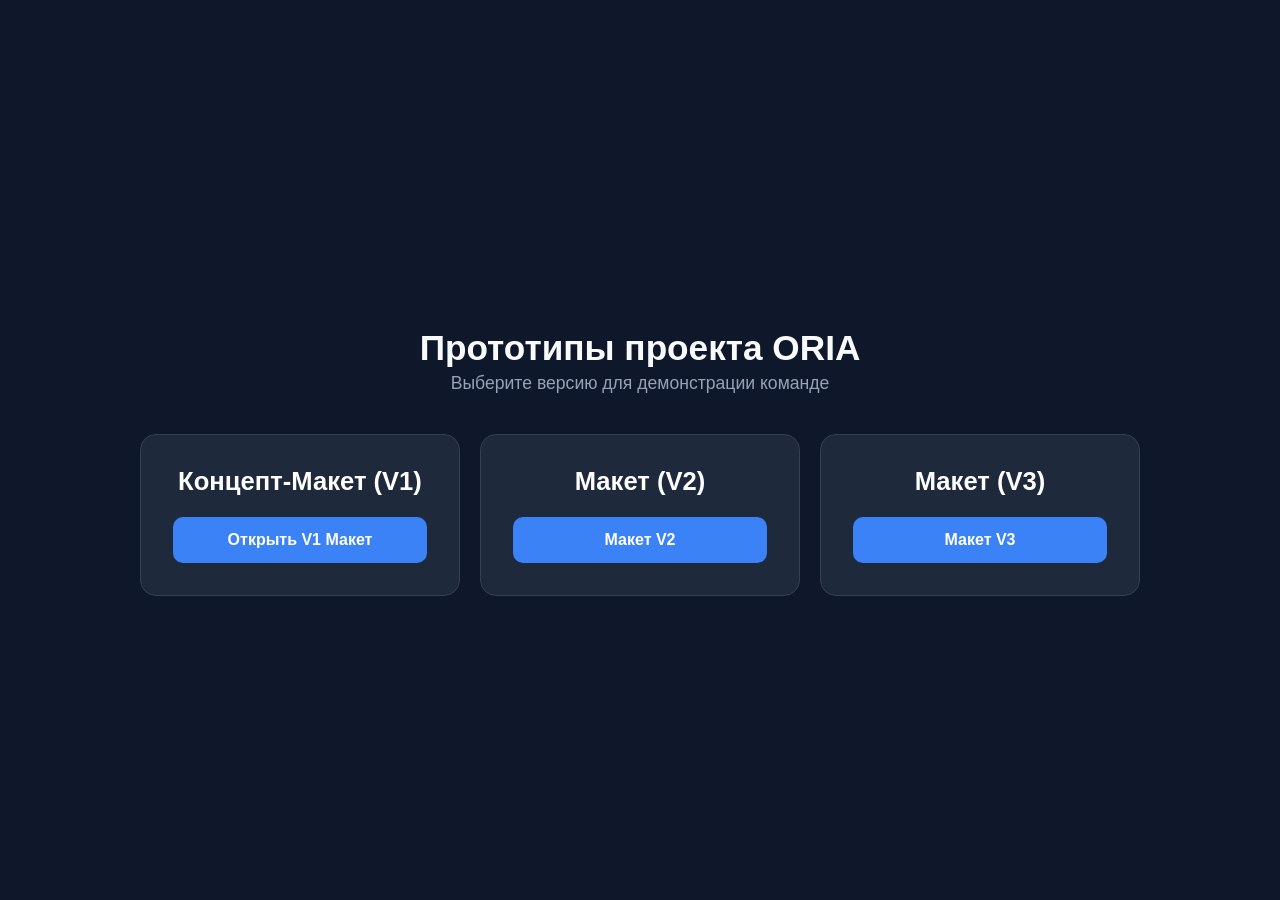
<file: index.html>
<!DOCTYPE html>
<html lang="ru">

<head>
    <meta charset="UTF-8">
    <meta name="viewport" content="width=device-width, initial-scale=1.0">
    <title>ORIA — Прототипы проекта</title>
    <style>
        :root {
            --bg: #0f172a;
            --card: #1e293b;
            --text: #f8fafc;
            --muted: #94a3b8;
            --accent: #3b82f6;
            --accent-hover: #60a5fa;
        }

        body {
            font-family: -apple-system, BlinkMacSystemFont, "Segoe UI", Roboto, sans-serif;
            background-color: var(--bg);
            color: var(--text);
            display: flex;
            flex-direction: column;
            align-items: center;
            justify-content: center;
            min-height: 100vh;
            margin: 0;
            padding: 20px;
            box-sizing: border-box;
        }

        h1 {
            font-size: 2.2rem;
            margin-bottom: 5px;
            text-align: center;
            font-weight: 700;
        }

        .subtitle {
            color: var(--muted);
            margin-bottom: 40px;
            text-align: center;
            font-size: 1.1rem;
        }

        .container {
            display: flex;
            gap: 20px;
            max-width: 1000px;
            /* Увеличено, чтобы три карточки свободно помещались в ряд */
            width: 100%;
            flex-wrap: wrap;
            justify-content: center;
        }

        .card {
            background-color: var(--card);
            border: 1px solid #334155;
            border-radius: 16px;
            padding: 32px;
            flex: 1;
            min-width: 250px;
            /* Уменьшено, чтобы избежать принудительного переноса V3 */
            display: flex;
            flex-direction: column;
            justify-content: space-between;
            transition: transform 0.2s, border-color 0.2s;
            box-sizing: border-box;
        }

        .card:hover {
            transform: translateY(-4px);
            border-color: var(--accent);
        }

        .card h2 {
            margin-top: 0;
            font-size: 1.6rem;
            color: #fff;
            text-align: center;
            /* Центрирование заголовков для баланса */
        }

        .card p {
            color: var(--muted);
            font-size: 0.95rem;
            line-height: 1.6;
            margin-bottom: 30px;
            flex-grow: 1;
        }

        .btn {
            display: block;
            text-align: center;
            background-color: var(--accent);
            color: #fff;
            text-decoration: none;
            padding: 14px;
            border-radius: 10px;
            font-weight: 600;
            transition: background-color 0.2s;
        }

        .btn:hover {
            background-color: var(--accent-hover);
        }
    </style>
</head>

<body>

    <h1>Прототипы проекта ORIA</h1>
    <div class="subtitle">Выберите версию для демонстрации команде</div>

    <div class="container">
        <div class="card">
            <div>
                <h2>Концепт-Макет (V1)</h2>
            </div>
            <a href="./oria-site-mockup/index.html" class="btn">Открыть V1 Макет</a>
        </div>

        <div class="card">
            <div>
                <h2>Макет (V2)</h2>
            </div>
            <!-- Внимание: если папка называется с пробелом, лучше переименовать её в untitled-folder и в коде, и в проводнике -->
            <a href="./untitled folder/index.html" class="btn">Макет V2</a>
        </div>

        <div class="card">
            <div>
                <h2>Макет (V3)</h2>
            </div>
            <a href="./123/index.html" class="btn">Макет V3</a>
        </div>
    </div>

</body>

</html>
</file>
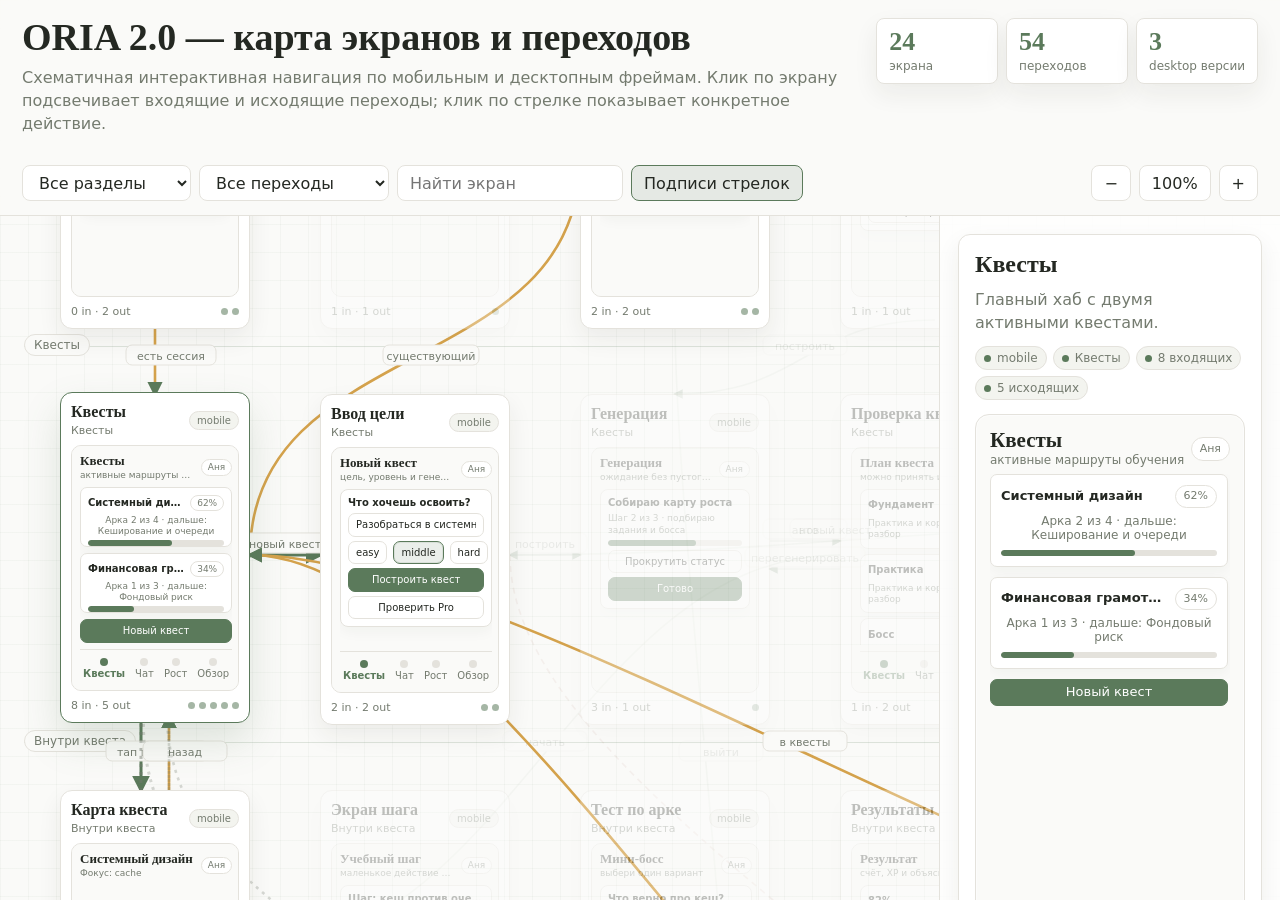
<file: 123/index.html>
<!doctype html>
<html lang="ru">
<head>
  <meta charset="utf-8" />
  <meta name="viewport" content="width=device-width, initial-scale=1" />
  <title>ORIA 2.0 — интерактивная карта экранов</title>
  <style>
    :root {
      --bg: #FAFAF8;
      --surface: #FFFFFF;
      --surface-soft: #F3F4EF;
      --border: #E4E2DC;
      --ink: #242822;
      --ink-muted: #747B6F;
      --growth: #5B7A5B;
      --growth-soft: rgba(91, 122, 91, 0.13);
      --bloom: #D4A24C;
      --bloom-soft: rgba(212, 162, 76, 0.17);
      --danger: #9C5A4A;
      --shadow: 0 20px 50px rgba(36, 40, 34, 0.08);
      --shadow-soft: 0 10px 24px rgba(36, 40, 34, 0.07);
      --radius: 8px;
      --sidebar: 340px;
    }

    * {
      box-sizing: border-box;
    }

    body {
      margin: 0;
      min-height: 100vh;
      color: var(--ink);
      background:
        linear-gradient(rgba(91, 122, 91, 0.045) 1px, transparent 1px),
        linear-gradient(90deg, rgba(91, 122, 91, 0.045) 1px, transparent 1px),
        var(--bg);
      background-size: 28px 28px;
      font-family: Outfit, Inter, ui-sans-serif, system-ui, -apple-system, BlinkMacSystemFont, "Segoe UI", sans-serif;
    }

    button,
    input,
    select {
      font: inherit;
    }

    button {
      border: 1px solid var(--border);
      border-radius: var(--radius);
      background: var(--surface);
      color: var(--ink);
      cursor: pointer;
      min-height: 36px;
      padding: 0 12px;
    }

    button:hover,
    button[aria-pressed="true"] {
      border-color: var(--growth);
      background: var(--growth-soft);
    }

    button.primary {
      border-color: var(--growth);
      background: var(--growth);
      color: var(--surface);
    }

    input,
    select {
      border: 1px solid var(--border);
      border-radius: var(--radius);
      background: var(--surface);
      color: var(--ink);
      min-height: 36px;
      padding: 0 12px;
      outline-color: var(--growth);
    }

    .app {
      height: 100vh;
      display: grid;
      grid-template-rows: auto 1fr;
    }

    .topbar {
      display: grid;
      grid-template-columns: 1fr auto;
      gap: 18px;
      align-items: start;
      padding: 18px 22px 14px;
      border-bottom: 1px solid var(--border);
      background: rgba(250, 250, 248, 0.92);
      backdrop-filter: blur(16px);
      position: relative;
      z-index: 20;
    }

    .title-block h1 {
      margin: 0;
      font-family: Fraunces, Georgia, serif;
      font-size: clamp(26px, 3vw, 38px);
      line-height: 1.05;
      letter-spacing: 0;
    }

    .title-block p {
      margin: 8px 0 0;
      color: var(--ink-muted);
      max-width: 820px;
      line-height: 1.45;
    }

    .stats {
      display: grid;
      grid-template-columns: repeat(3, minmax(86px, 1fr));
      gap: 8px;
      min-width: 300px;
    }

    .stat {
      border: 1px solid var(--border);
      background: var(--surface);
      border-radius: var(--radius);
      padding: 10px 12px;
      box-shadow: var(--shadow-soft);
    }

    .stat b {
      display: block;
      font-family: Fraunces, Georgia, serif;
      font-size: 26px;
      line-height: 1;
      color: var(--growth);
    }

    .stat span {
      display: block;
      margin-top: 4px;
      color: var(--ink-muted);
      font-size: 12px;
      white-space: nowrap;
    }

    .controls {
      display: flex;
      flex-wrap: wrap;
      align-items: center;
      gap: 8px;
      grid-column: 1 / -1;
      margin-top: 12px;
    }

    .control-spacer {
      flex: 1 1 auto;
    }

    .main {
      min-height: 0;
      display: grid;
      grid-template-columns: minmax(0, 1fr) var(--sidebar);
    }

    .board-shell {
      min-width: 0;
      min-height: 0;
      overflow: auto;
      position: relative;
      border-right: 1px solid var(--border);
    }

    .board {
      width: 2300px;
      height: 2240px;
      position: relative;
      transform-origin: 0 0;
      transition: transform 180ms ease;
    }

    .lane {
      position: absolute;
      left: 24px;
      right: 24px;
      height: 360px;
      border-top: 1px solid rgba(91, 122, 91, 0.18);
      pointer-events: none;
    }

    .lane-label {
      position: absolute;
      top: -13px;
      left: 0;
      padding: 3px 9px;
      border: 1px solid var(--border);
      border-radius: 999px;
      background: var(--bg);
      color: var(--ink-muted);
      font-size: 12px;
      font-weight: 500;
    }

    #edges {
      position: absolute;
      inset: 0;
      overflow: visible;
      z-index: 1;
      pointer-events: auto;
    }

    .edge {
      pointer-events: auto;
    }

    .edge-hit {
      fill: none;
      stroke: rgba(91, 122, 91, 0.001);
      stroke-width: 16;
      cursor: pointer;
      pointer-events: stroke;
    }

    .edge-line {
      fill: none;
      stroke: rgba(91, 122, 91, 0.32);
      stroke-width: 1.6;
      marker-end: url(#arrow);
      transition: stroke 160ms ease, stroke-width 160ms ease, opacity 160ms ease;
    }

    .edge-label-bg {
      fill: var(--bg);
      stroke: rgba(228, 226, 220, 0.95);
      stroke-width: 1;
      rx: 6;
      cursor: pointer;
      pointer-events: auto;
    }

    .edge-label {
      fill: var(--ink-muted);
      font-size: 11px;
      font-weight: 500;
      cursor: pointer;
      pointer-events: auto;
    }

    .edge-anchor {
      fill: rgba(91, 122, 91, 0.001);
      cursor: pointer;
      pointer-events: auto;
    }

    .edge.is-muted {
      opacity: 0.12;
    }

    .edge.is-active .edge-line,
    .edge:hover .edge-line {
      stroke: var(--growth);
      stroke-width: 3;
      opacity: 1;
    }

    .edge.is-selected .edge-line {
      stroke: var(--growth);
      stroke-width: 4;
      opacity: 1;
      filter: drop-shadow(0 4px 8px rgba(91, 122, 91, 0.22));
    }

    .edge.is-selected .edge-label-bg {
      fill: var(--surface);
      stroke: var(--growth);
    }

    .edge.is-selected .edge-label {
      fill: var(--ink);
      font-weight: 700;
    }

    .edge.is-incoming .edge-line {
      stroke: var(--bloom);
      stroke-width: 2.6;
      opacity: 1;
    }

    .edge.is-limit .edge-line {
      stroke-dasharray: 6 5;
      stroke: rgba(156, 90, 74, 0.55);
    }

    .edge.is-tab .edge-line {
      stroke: rgba(116, 123, 111, 0.28);
      stroke-dasharray: 3 5;
    }

    .screen {
      position: absolute;
      width: 190px;
      min-height: 322px;
      border: 1px solid var(--border);
      border-radius: 12px;
      background: var(--surface);
      box-shadow: var(--shadow-soft);
      z-index: 3;
      padding: 10px;
      transition: transform 160ms ease, border-color 160ms ease, box-shadow 160ms ease, opacity 160ms ease;
      cursor: zoom-in;
    }

    .screen.desktop {
      width: 300px;
      min-height: 226px;
      padding: 10px;
    }

    .screen:hover,
    .screen.is-selected {
      border-color: var(--growth);
      box-shadow: 0 18px 38px rgba(91, 122, 91, 0.18);
      transform: translateY(-2px);
    }

    .screen.is-muted {
      opacity: 0.28;
    }

    .screen.is-target {
      border-color: var(--bloom);
    }

    .screen-top {
      display: flex;
      align-items: center;
      justify-content: space-between;
      gap: 8px;
      margin-bottom: 8px;
    }

    .screen-title {
      min-width: 0;
    }

    .screen-title strong {
      display: block;
      font-family: Fraunces, Georgia, serif;
      font-size: 16px;
      line-height: 1.1;
      white-space: nowrap;
      overflow: hidden;
      text-overflow: ellipsis;
    }

    .screen-title span {
      display: block;
      color: var(--ink-muted);
      font-size: 11px;
      margin-top: 3px;
      white-space: nowrap;
      overflow: hidden;
      text-overflow: ellipsis;
    }

    .badge {
      flex: 0 0 auto;
      border-radius: 999px;
      border: 1px solid var(--border);
      padding: 3px 7px;
      color: var(--ink-muted);
      font-size: 10px;
      font-weight: 500;
      background: var(--surface-soft);
    }

    .preview {
      height: 246px;
      border: 1px solid var(--border);
      border-radius: 10px;
      background: var(--bg);
      overflow: hidden;
      position: relative;
    }

    .desktop .preview {
      height: 152px;
    }

    .mock-app {
      position: absolute;
      inset: 0;
      display: grid;
      grid-template-rows: auto 1fr auto;
      gap: 6px;
      background: var(--bg);
      color: var(--ink);
      font-size: 10px;
      line-height: 1.25;
      padding: 8px;
      cursor: default;
    }

    .mock-app.desktop {
      grid-template-columns: 56px 1fr;
      grid-template-rows: 1fr;
      gap: 8px;
      padding: 8px;
    }

    .mock-app.live {
      position: relative;
      min-height: 520px;
      border: 1px solid var(--border);
      border-radius: 14px;
      overflow: hidden;
      font-size: 13px;
      padding: 14px;
      box-shadow: inset 0 0 0 1px rgba(255,255,255,0.58);
    }

    .mock-app.live.mobile {
      width: min(100%, 318px);
      margin: 0 auto;
      min-height: 560px;
    }

    .mock-app.live.desktop {
      width: 100%;
      min-height: 380px;
      grid-template-columns: 86px 1fr;
    }

    .mock-app.fullscreen {
      position: relative;
      width: min(100%, 390px);
      min-height: min(760px, calc(100dvh - 112px));
      border: 1px solid var(--border);
      border-radius: 18px;
      overflow: hidden;
      font-size: 15px;
      padding: 18px;
      box-shadow: 0 30px 80px rgba(36, 40, 34, 0.16);
    }

    .mock-app.fullscreen.desktop {
      width: min(100%, 980px);
      min-height: min(640px, calc(100dvh - 112px));
      grid-template-columns: 118px 1fr;
    }

    .mock-top {
      display: flex;
      align-items: center;
      justify-content: space-between;
      gap: 6px;
      min-width: 0;
    }

    .mock-title {
      min-width: 0;
    }

    .mock-title strong {
      display: block;
      font-family: Fraunces, Georgia, serif;
      font-size: 13px;
      line-height: 1.05;
      white-space: nowrap;
      overflow: hidden;
      text-overflow: ellipsis;
    }

    .live .mock-title strong {
      font-size: 21px;
    }

    .mock-title span {
      display: block;
      color: var(--ink-muted);
      font-size: 9px;
      margin-top: 2px;
      white-space: nowrap;
      overflow: hidden;
      text-overflow: ellipsis;
    }

    .live .mock-title span {
      font-size: 12px;
    }

    .mock-chip {
      flex: 0 0 auto;
      border: 1px solid var(--border);
      border-radius: 999px;
      background: var(--surface);
      color: var(--ink-muted);
      padding: 2px 6px;
      font-size: 9px;
      white-space: nowrap;
    }

    .live .mock-chip {
      font-size: 11px;
      padding: 4px 8px;
    }

    .mock-body {
      min-height: 0;
      overflow: hidden;
      display: grid;
      align-content: start;
      gap: 6px;
    }

    .live .mock-body {
      gap: 10px;
      overflow: auto;
      padding-right: 2px;
    }

    .mock-card {
      border: 1px solid var(--border);
      border-radius: 8px;
      background: var(--surface);
      padding: 7px;
      display: grid;
      gap: 4px;
      min-width: 0;
      box-shadow: 0 5px 14px rgba(36, 40, 34, 0.04);
    }

    .live .mock-card {
      padding: 10px;
      gap: 7px;
    }

    .mock-row {
      display: flex;
      align-items: center;
      gap: 6px;
      min-width: 0;
    }

    .mock-row.between {
      justify-content: space-between;
    }

    .mock-list {
      display: grid;
      gap: 5px;
    }

    .mock-main {
      font-weight: 700;
      white-space: nowrap;
      overflow: hidden;
      text-overflow: ellipsis;
    }

    .mock-muted {
      color: var(--ink-muted);
      font-size: 9px;
    }

    .live .mock-muted {
      font-size: 12px;
    }

    .mock-progress {
      height: 6px;
      border-radius: 999px;
      background: var(--border);
      overflow: hidden;
    }

    .mock-progress i {
      display: block;
      height: 100%;
      width: var(--value, 50%);
      border-radius: inherit;
      background: var(--growth);
    }

    .mock-app button,
    .mock-app input,
    .mock-app select {
      min-height: 0;
      border-radius: 7px;
      font-size: inherit;
      line-height: 1.15;
    }

    .mock-btn {
      border: 1px solid var(--border);
      background: var(--surface);
      color: var(--ink);
      padding: 5px 7px;
      cursor: pointer;
    }

    .mock-btn.primary {
      border-color: var(--growth);
      background: var(--growth);
      color: var(--surface);
    }

    .mock-btn.bloom {
      border-color: var(--bloom);
      background: var(--bloom);
      color: var(--ink);
    }

    .mock-btn.ghost {
      background: transparent;
    }

    .mock-btn.is-active,
    .mock-choice.is-active,
    .mock-node.is-active,
    .mock-skin.is-active {
      border-color: var(--growth);
      background: var(--growth-soft);
      box-shadow: inset 0 0 0 1px rgba(91, 122, 91, 0.12);
    }

    .mock-input {
      width: 100%;
      border: 1px solid var(--border);
      background: var(--surface);
      padding: 5px 7px;
      color: var(--ink);
    }

    .mock-bottom {
      display: flex;
      align-items: center;
      justify-content: space-around;
      gap: 4px;
      border-top: 1px solid var(--border);
      padding-top: 5px;
    }

    .desktop .mock-bottom {
      grid-row: 1;
      grid-column: 1;
      border-top: 0;
      border-right: 1px solid var(--border);
      padding: 4px 6px 4px 0;
      display: grid;
      align-content: start;
      justify-content: stretch;
    }

    .desktop .mock-screen {
      grid-column: 2;
      min-width: 0;
      display: grid;
      grid-template-rows: auto 1fr;
      gap: 8px;
    }

    .mock-tab {
      border: 0;
      background: transparent;
      color: var(--ink-muted);
      padding: 3px;
      display: grid;
      justify-items: center;
      gap: 2px;
      cursor: pointer;
    }

    .mock-tab i {
      width: 8px;
      height: 8px;
      border-radius: 50%;
      background: var(--border);
      display: block;
    }

    .mock-tab.is-active {
      color: var(--growth);
      font-weight: 700;
    }

    .mock-tab.is-active i {
      background: var(--growth);
    }

    .mock-branch {
      position: relative;
      height: 106px;
      color: var(--growth);
    }

    .live .mock-branch {
      height: 170px;
    }

    .mock-branch svg {
      position: absolute;
      inset: 0;
      width: 100%;
      height: 100%;
      overflow: visible;
    }

    .mock-node {
      position: absolute;
      width: 17px;
      height: 17px;
      border-radius: 50%;
      border: 1.5px solid var(--border);
      background: var(--surface);
      cursor: pointer;
    }

    .live .mock-node {
      width: 26px;
      height: 26px;
    }

    .mock-node.done {
      border-color: var(--growth);
      background: var(--growth);
    }

    .mock-node.bloom {
      border-color: var(--bloom);
      background: var(--bloom);
    }

    .mock-choice {
      width: 100%;
      text-align: left;
      border: 1px solid var(--border);
      background: var(--surface);
      padding: 6px 7px;
      cursor: pointer;
    }

    .mock-choice.is-correct {
      border-color: var(--growth);
      background: var(--growth-soft);
    }

    .mock-choice.is-wrong {
      border-color: var(--danger);
      background: rgba(156, 90, 74, 0.1);
    }

    .mock-bubble {
      border: 1px solid var(--border);
      border-radius: 10px;
      background: var(--surface);
      padding: 7px;
      max-width: 88%;
    }

    .mock-bubble.user {
      margin-left: auto;
      background: var(--growth-soft);
      border-color: rgba(91, 122, 91, 0.28);
    }

    .mock-mascot {
      width: 48px;
      height: 48px;
      border-radius: 50%;
      border: 2px solid var(--growth);
      background: radial-gradient(circle at 50% 45%, #E9E1D5 0 28%, var(--surface) 30% 100%);
      flex: 0 0 auto;
    }

    .live .mock-mascot {
      width: 82px;
      height: 82px;
    }

    .mock-metric-grid {
      display: grid;
      grid-template-columns: repeat(2, 1fr);
      gap: 6px;
    }

    .mock-metric {
      border: 1px solid var(--border);
      border-radius: 8px;
      background: var(--surface);
      padding: 7px;
    }

    .mock-metric strong {
      display: block;
      font-family: Fraunces, Georgia, serif;
      font-size: 18px;
      color: var(--growth);
    }

    .mock-skins {
      display: grid;
      grid-template-columns: repeat(3, 1fr);
      gap: 5px;
    }

    .mock-skin {
      border: 1px solid var(--border);
      border-radius: 8px;
      background: var(--surface);
      padding: 8px 5px;
      text-align: center;
      cursor: pointer;
    }

    .live-preview {
      margin: 14px 0;
    }

    .fullscreen-viewer {
      position: fixed;
      inset: 0;
      z-index: 100;
      display: grid;
      place-items: stretch;
      padding: 0;
      background: rgba(36, 40, 34, 0.36);
      backdrop-filter: blur(18px);
    }

    .fullscreen-viewer[hidden] {
      display: none;
    }

    .fullscreen-dialog {
      width: 100%;
      height: 100dvh;
      max-height: 100dvh;
      display: grid;
      grid-template-rows: auto minmax(0, 1fr) auto;
      gap: 14px;
      border: 0;
      border-radius: 0;
      background: rgba(250, 250, 248, 0.96);
      box-shadow: 0 34px 90px rgba(36, 40, 34, 0.28);
      padding: 14px max(14px, env(safe-area-inset-right)) max(14px, env(safe-area-inset-bottom)) max(14px, env(safe-area-inset-left));
      overflow: hidden;
    }

    .fullscreen-top {
      display: flex;
      align-items: center;
      justify-content: space-between;
      gap: 12px;
      padding: 2px 2px 0;
    }

    .fullscreen-title {
      min-width: 0;
    }

    .fullscreen-title strong {
      display: block;
      font-family: Fraunces, Georgia, serif;
      font-size: 26px;
      line-height: 1.08;
      white-space: nowrap;
      overflow: hidden;
      text-overflow: ellipsis;
    }

    .fullscreen-title span {
      display: block;
      color: var(--ink-muted);
      margin-top: 3px;
      font-size: 13px;
    }

    .fullscreen-actions {
      display: flex;
      align-items: center;
      gap: 8px;
      flex: 0 0 auto;
    }

    .fullscreen-canvas {
      min-height: 0;
      overflow: auto;
      display: grid;
      place-items: start center;
      padding: 4px 4px 10px;
    }

    .fullscreen-links {
      display: flex;
      flex-wrap: wrap;
      align-items: center;
      gap: 8px;
      padding-top: 4px;
      border-top: 1px solid var(--border);
    }

    .fullscreen-link {
      min-height: 34px;
      padding: 0 10px;
      font-size: 12px;
    }

    body.has-fullscreen {
      overflow: hidden;
    }

    .mini-status {
      position: absolute;
      left: 10px;
      top: 10px;
      height: 8px;
      width: 54px;
      border-radius: 99px;
      background: var(--border);
    }

    .mini-title {
      position: absolute;
      left: 12px;
      top: 26px;
      width: 90px;
      height: 12px;
      border-radius: 6px;
      background: var(--growth);
      opacity: 0.85;
    }

    .mini-line {
      position: absolute;
      left: 12px;
      height: 6px;
      border-radius: 999px;
      background: var(--border);
    }

    .mini-card {
      position: absolute;
      left: 12px;
      right: 12px;
      height: 42px;
      border: 1px solid var(--border);
      border-radius: 8px;
      background: var(--surface);
    }

    .mini-card::before {
      content: "";
      position: absolute;
      left: 10px;
      top: 10px;
      width: 72px;
      height: 8px;
      border-radius: 99px;
      background: var(--growth);
    }

    .mini-card::after {
      content: "";
      position: absolute;
      left: 10px;
      top: 26px;
      width: 110px;
      height: 5px;
      border-radius: 99px;
      background: var(--border);
    }

    .mini-button {
      position: absolute;
      left: 14px;
      right: 14px;
      bottom: 14px;
      height: 26px;
      border-radius: 8px;
      background: var(--growth);
    }

    .mini-tabbar {
      position: absolute;
      left: 0;
      right: 0;
      bottom: 0;
      height: 28px;
      border-top: 1px solid var(--border);
      background: var(--surface);
      display: flex;
      align-items: center;
      justify-content: space-around;
    }

    .mini-tabbar i {
      width: 9px;
      height: 9px;
      border-radius: 50%;
      background: var(--border);
      display: block;
    }

    .mini-tabbar i:first-child {
      background: var(--growth);
    }

    .mini-branch {
      position: absolute;
      left: 22px;
      top: 62px;
      width: 132px;
      height: 120px;
    }

    .mini-branch svg {
      width: 100%;
      height: 100%;
      overflow: visible;
    }

    .mini-node {
      position: absolute;
      width: 14px;
      height: 14px;
      border-radius: 50%;
      border: 1.5px solid var(--border);
      background: var(--surface);
    }

    .mini-node.done {
      border-color: var(--growth);
      background: var(--growth);
    }

    .mini-node.current {
      border-color: var(--growth);
      box-shadow: inset 0 0 0 4px var(--surface), inset 0 0 0 8px var(--growth);
    }

    .mini-node.bloom {
      border-color: var(--bloom);
      background: var(--bloom);
    }

    .mini-mascot {
      position: absolute;
      left: 50%;
      top: 52px;
      width: 92px;
      height: 92px;
      margin-left: -46px;
      border-radius: 50%;
      border: 2px solid var(--growth);
      background: var(--surface);
    }

    .mini-mascot::before {
      content: "";
      position: absolute;
      left: 26px;
      top: 25px;
      width: 40px;
      height: 40px;
      border-radius: 50%;
      background: #E9E1D5;
      border: 1px solid var(--border);
    }

    .mini-grid {
      position: absolute;
      left: 12px;
      right: 12px;
      top: 96px;
      display: grid;
      grid-template-columns: repeat(2, 1fr);
      gap: 8px;
    }

    .mini-grid span {
      height: 34px;
      border: 1px solid var(--border);
      border-radius: 8px;
      background: var(--surface);
    }

    .mini-paywall {
      position: absolute;
      left: 18px;
      right: 18px;
      top: 58px;
      bottom: 24px;
      border-radius: 10px;
      border: 1px solid var(--border);
      background: var(--surface);
      box-shadow: var(--shadow-soft);
    }

    .screen-footer {
      margin-top: 8px;
      display: flex;
      align-items: center;
      justify-content: space-between;
      color: var(--ink-muted);
      font-size: 11px;
    }

    .degree {
      display: flex;
      gap: 4px;
      align-items: center;
    }

    .degree i {
      width: 7px;
      height: 7px;
      border-radius: 50%;
      background: var(--growth);
      opacity: 0.55;
    }

    .inspector {
      min-width: 0;
      overflow: auto;
      background: rgba(255, 255, 255, 0.72);
      backdrop-filter: blur(16px);
      padding: 18px;
    }

    .panel {
      border: 1px solid var(--border);
      border-radius: 12px;
      background: var(--surface);
      box-shadow: var(--shadow-soft);
      padding: 16px;
      margin-bottom: 14px;
    }

    .panel h2,
    .panel h3 {
      margin: 0;
      font-family: Fraunces, Georgia, serif;
      letter-spacing: 0;
    }

    .panel h2 {
      font-size: 24px;
      line-height: 1.1;
    }

    .panel h3 {
      font-size: 18px;
      line-height: 1.2;
      margin-bottom: 10px;
    }

    .panel p {
      color: var(--ink-muted);
      line-height: 1.45;
      margin: 10px 0 0;
    }

    .detail-meta {
      display: flex;
      flex-wrap: wrap;
      gap: 6px;
      margin-top: 12px;
    }

    .pill {
      display: inline-flex;
      align-items: center;
      gap: 6px;
      min-height: 24px;
      padding: 3px 8px;
      border-radius: 999px;
      border: 1px solid var(--border);
      color: var(--ink-muted);
      font-size: 12px;
      background: var(--surface-soft);
    }

    .pill::before {
      content: "";
      width: 7px;
      height: 7px;
      border-radius: 50%;
      background: var(--growth);
    }

    .pill.limit::before {
      background: var(--danger);
    }

    .pill.desktop::before {
      background: var(--bloom);
    }

    .transition-list {
      display: grid;
      gap: 8px;
      margin-top: 10px;
    }

    .transition-item {
      width: 100%;
      text-align: left;
      border: 1px solid var(--border);
      background: var(--surface);
      border-radius: var(--radius);
      min-height: 0;
      padding: 9px 10px;
      display: grid;
      gap: 4px;
    }

    .transition-item strong {
      font-size: 13px;
      line-height: 1.25;
    }

    .transition-item span {
      color: var(--ink-muted);
      font-size: 12px;
      line-height: 1.25;
    }

    .legend {
      display: grid;
      gap: 9px;
      margin-top: 12px;
    }

    .legend-row {
      display: flex;
      align-items: center;
      gap: 9px;
      color: var(--ink-muted);
      font-size: 13px;
    }

    .legend-line {
      width: 34px;
      height: 0;
      border-top: 2px solid var(--growth);
    }

    .legend-line.tab {
      border-top-color: rgba(116, 123, 111, 0.55);
      border-top-style: dashed;
    }

    .legend-line.limit {
      border-top-color: var(--danger);
      border-top-style: dashed;
    }

    .hidden {
      display: none !important;
    }

    @media (max-width: 980px) {
      .topbar {
        grid-template-columns: 1fr;
      }

      .stats {
        min-width: 0;
        width: 100%;
      }

      .main {
        grid-template-columns: 1fr;
        grid-template-rows: minmax(520px, 1fr) auto;
      }

      .board-shell {
        border-right: 0;
        border-bottom: 1px solid var(--border);
      }

      .inspector {
        max-height: 420px;
      }
    }

    @media (max-width: 620px) {
      .topbar {
        padding: 14px;
      }

      .controls {
        display: grid;
        grid-template-columns: 1fr 1fr;
      }

      .controls input,
      .controls select,
      .controls button {
        width: 100%;
      }

      .stats {
        grid-template-columns: repeat(3, 1fr);
      }

      .stat {
        padding: 8px;
      }

      .stat b {
        font-size: 22px;
      }
    }

    @media (max-width: 700px) {
      body {
        background-size: 22px 22px;
      }

      .app {
        height: 100dvh;
      }

      .topbar {
        gap: 10px;
        padding: 12px;
      }

      .title-block h1 {
        font-size: 26px;
      }

      .title-block p {
        font-size: 13px;
      }

      .stats {
        grid-template-columns: repeat(3, 1fr);
        gap: 6px;
      }

      .stat span {
        white-space: normal;
      }

      .main {
        grid-template-rows: minmax(58dvh, 1fr) minmax(260px, 34dvh);
      }

      .inspector {
        padding: 12px;
      }

      .panel {
        border-radius: 10px;
        padding: 12px;
      }

      .fullscreen-viewer {
        padding: 0;
        place-items: stretch;
      }

      .fullscreen-dialog {
        width: 100%;
        max-height: 100dvh;
        height: 100dvh;
        border-radius: 0;
        border: 0;
        padding: 10px;
      }

      .fullscreen-title strong {
        font-size: 21px;
      }

      .fullscreen-title span {
        font-size: 12px;
      }

      .fullscreen-actions {
        gap: 6px;
      }

      .fullscreen-actions button {
        padding: 0 9px;
      }

      .fullscreen-canvas {
        align-items: start;
        padding: 0 0 6px;
      }

      .mock-app.fullscreen,
      .mock-app.fullscreen.mobile {
        width: 100%;
        min-height: calc(100dvh - 148px);
        border-radius: 14px;
        padding: 14px;
        font-size: 14px;
      }

      .mock-app.fullscreen.desktop {
        width: 100%;
        min-height: calc(100dvh - 148px);
        grid-template-columns: 74px 1fr;
      }

      .fullscreen-links {
        max-height: 86px;
        overflow: auto;
      }
    }
  </style>
</head>
<body>
  <script type="application/json" id="oria-map-data">
  {
    "sections": [
      {"id": "onboarding", "title": "Онбординг", "y": 92},
      {"id": "quests", "title": "Квесты", "y": 488},
      {"id": "inside", "title": "Внутри квеста", "y": 884},
      {"id": "companion", "title": "Компаньон", "y": 1280},
      {"id": "progress", "title": "Прогресс", "y": 1280},
      {"id": "overview", "title": "Обзор", "y": 1676}
    ],
    "screens": [
      {"id": "splash", "section": "onboarding", "name": "Splash", "platform": "mobile", "kind": "splash", "x": 60, "y": 140, "note": "Проверка сессии, бренд, автопереход."},
      {"id": "onboarding", "section": "onboarding", "name": "Онбординг-карусель", "platform": "mobile", "kind": "map", "x": 320, "y": 140, "note": "Три слайда про цель, квест и компаньона."},
      {"id": "auth", "section": "onboarding", "name": "Регистрация / Вход", "platform": "mobile", "kind": "form", "x": 580, "y": 140, "note": "Email, пароль, Google, Apple, Telegram."},
      {"id": "firstQuest", "section": "onboarding", "name": "Первый квест", "platform": "mobile", "kind": "goal", "x": 840, "y": 140, "note": "Первый aha-момент после регистрации."},

      {"id": "questsHome", "section": "quests", "name": "Квесты", "platform": "mobile", "kind": "questList", "x": 60, "y": 536, "note": "Главный хаб с двумя активными квестами."},
      {"id": "goalInput", "section": "quests", "name": "Ввод цели", "platform": "mobile", "kind": "goal", "x": 320, "y": 536, "note": "Цель, подсказки, уровень, построить квест."},
      {"id": "generation", "section": "quests", "name": "Генерация", "platform": "mobile", "kind": "loading", "x": 580, "y": 536, "note": "Предсказуемая загрузка и статусы."},
      {"id": "review", "section": "quests", "name": "Проверка квеста", "platform": "mobile", "kind": "review", "x": 840, "y": 536, "note": "Арки, шаги, принять или перегенерировать."},
      {"id": "questsDesktop", "section": "quests", "name": "Квесты", "platform": "desktop", "kind": "desktopHome", "x": 1160, "y": 556, "note": "1440px: сайдбар вместо таб-бара."},

      {"id": "questMap", "section": "inside", "name": "Карта квеста", "platform": "mobile", "kind": "map", "x": 60, "y": 932, "note": "Схематичная ветка: арки, шаги, босс."},
      {"id": "step", "section": "inside", "name": "Экран шага", "platform": "mobile", "kind": "article", "x": 320, "y": 932, "note": "Маленькая задача и отметка выполнения."},
      {"id": "test", "section": "inside", "name": "Тест по арке", "platform": "mobile", "kind": "quiz", "x": 580, "y": 932, "note": "Мини-босс: вопрос и варианты."},
      {"id": "results", "section": "inside", "name": "Результаты теста", "platform": "mobile", "kind": "score", "x": 840, "y": 932, "note": "Счёт, XP, разбор ошибок."},
      {"id": "levelUp", "section": "inside", "name": "Левел-ап", "platform": "mobile", "kind": "level", "x": 1100, "y": 932, "note": "Модальный reward с кольцом роста."},
      {"id": "finish", "section": "inside", "name": "Завершение квеста", "platform": "mobile", "kind": "finish", "x": 1360, "y": 932, "note": "Финальная сводка мастер-квеста."},
      {"id": "questMapDesktop", "section": "inside", "name": "Карта квеста", "platform": "desktop", "kind": "desktopMap", "x": 1680, "y": 952, "note": "1440px: карта с широким холстом."},

      {"id": "companion", "section": "companion", "name": "Компаньон", "platform": "mobile", "kind": "chat", "x": 60, "y": 1328, "note": "Контекст, готовый диалог, быстрые действия."},

      {"id": "progress", "section": "progress", "name": "Прогресс", "platform": "mobile", "kind": "progress", "x": 380, "y": 1328, "note": "Маскот, уровень, стрик, статистика."},
      {"id": "settings", "section": "progress", "name": "Настройки", "platform": "mobile", "kind": "settings", "x": 640, "y": 1328, "note": "Аккаунт, уведомления, тема, язык, выход."},
      {"id": "mascotCustom", "section": "progress", "name": "Кастомизация маскота", "platform": "mobile", "kind": "mascot", "x": 900, "y": 1328, "note": "Превью и скины, часть за Pro."},
      {"id": "paywall", "section": "progress", "name": "Подписка", "platform": "mobile", "kind": "paywall", "x": 1160, "y": 1328, "note": "Модальный пейволл из разных мест."},
      {"id": "progressDesktop", "section": "progress", "name": "Прогресс", "platform": "desktop", "kind": "desktopProgress", "x": 1480, "y": 1348, "note": "1440px: сайдбар и широкая статистика."},

      {"id": "overview", "section": "overview", "name": "Обзор", "platform": "mobile", "kind": "overview", "x": 60, "y": 1724, "note": "Поиск и карточки шаблонов."},
      {"id": "templateDetails", "section": "overview", "name": "Детали шаблона", "platform": "mobile", "kind": "template", "x": 320, "y": 1724, "note": "Превью арок и старт квеста."}
    ],
    "transitions": [
      {"from": "splash", "to": "questsHome", "label": "есть сессия", "type": "auto"},
      {"from": "splash", "to": "onboarding", "label": "нет сессии", "type": "auto"},
      {"from": "onboarding", "to": "auth", "label": "пропустить / конец", "type": "primary"},
      {"from": "auth", "to": "firstQuest", "label": "новый пользователь", "type": "primary"},
      {"from": "auth", "to": "questsHome", "label": "существующий", "type": "primary"},
      {"from": "firstQuest", "to": "generation", "label": "построить", "type": "primary"},

      {"from": "questsHome", "to": "questMap", "label": "тап по квесту", "type": "primary"},
      {"from": "questsHome", "to": "goalInput", "label": "новый квест", "type": "primary"},
      {"from": "questsHome", "to": "companion", "label": "таб", "type": "tab"},
      {"from": "questsHome", "to": "progress", "label": "таб", "type": "tab"},
      {"from": "questsHome", "to": "overview", "label": "таб", "type": "tab"},
      {"from": "goalInput", "to": "generation", "label": "построить", "type": "primary"},
      {"from": "goalInput", "to": "paywall", "label": "лимит квестов", "type": "limit"},
      {"from": "generation", "to": "review", "label": "авто", "type": "auto"},
      {"from": "review", "to": "questMap", "label": "начать", "type": "primary"},
      {"from": "review", "to": "generation", "label": "перегенерировать", "type": "secondary"},
      {"from": "questsDesktop", "to": "questMapDesktop", "label": "тап по квесту", "type": "desktop"},
      {"from": "questsDesktop", "to": "goalInput", "label": "новый квест", "type": "desktop"},

      {"from": "questMap", "to": "step", "label": "тап по шагу", "type": "primary"},
      {"from": "questMap", "to": "test", "label": "тап по боссу", "type": "primary"},
      {"from": "questMap", "to": "companion", "label": "обсудить", "type": "primary"},
      {"from": "questMap", "to": "questsHome", "label": "назад", "type": "secondary"},
      {"from": "questMap", "to": "finish", "label": "последняя арка", "type": "secondary"},
      {"from": "step", "to": "questMap", "label": "выполнено / назад", "type": "primary"},
      {"from": "step", "to": "companion", "label": "спросить", "type": "secondary"},
      {"from": "test", "to": "results", "label": "завершить", "type": "primary"},
      {"from": "results", "to": "levelUp", "label": "успех", "type": "primary"},
      {"from": "results", "to": "test", "label": "провал", "type": "secondary"},
      {"from": "levelUp", "to": "questMap", "label": "продолжить", "type": "primary"},
      {"from": "finish", "to": "questsHome", "label": "в квесты", "type": "primary"},
      {"from": "questMapDesktop", "to": "companion", "label": "обсудить", "type": "desktop"},
      {"from": "questMapDesktop", "to": "questsDesktop", "label": "назад", "type": "desktop"},

      {"from": "companion", "to": "questsHome", "label": "таб", "type": "tab"},
      {"from": "companion", "to": "progress", "label": "таб", "type": "tab"},
      {"from": "companion", "to": "overview", "label": "таб", "type": "tab"},
      {"from": "companion", "to": "paywall", "label": "лимит сообщений", "type": "limit"},

      {"from": "progress", "to": "settings", "label": "настройки", "type": "primary"},
      {"from": "progress", "to": "mascotCustom", "label": "тап по маскоту", "type": "primary"},
      {"from": "progress", "to": "paywall", "label": "апгрейд", "type": "limit"},
      {"from": "progress", "to": "questsHome", "label": "таб", "type": "tab"},
      {"from": "progress", "to": "companion", "label": "таб", "type": "tab"},
      {"from": "progress", "to": "overview", "label": "таб", "type": "tab"},
      {"from": "settings", "to": "progress", "label": "назад", "type": "secondary"},
      {"from": "settings", "to": "auth", "label": "выйти", "type": "secondary"},
      {"from": "mascotCustom", "to": "progress", "label": "назад", "type": "secondary"},
      {"from": "mascotCustom", "to": "paywall", "label": "платный скин", "type": "limit"},
      {"from": "paywall", "to": "questsHome", "label": "закрыть", "type": "secondary"},
      {"from": "progressDesktop", "to": "settings", "label": "настройки", "type": "desktop"},

      {"from": "overview", "to": "templateDetails", "label": "тап по шаблону", "type": "primary"},
      {"from": "overview", "to": "questsHome", "label": "таб", "type": "tab"},
      {"from": "overview", "to": "companion", "label": "таб", "type": "tab"},
      {"from": "overview", "to": "progress", "label": "таб", "type": "tab"},
      {"from": "templateDetails", "to": "questMap", "label": "начать квест", "type": "primary"},
      {"from": "templateDetails", "to": "overview", "label": "назад", "type": "secondary"}
    ]
  }
  </script>

  <div class="app">
    <header class="topbar">
      <div class="title-block">
        <h1>ORIA 2.0 — карта экранов и переходов</h1>
        <p>Схематичная интерактивная навигация по мобильным и десктопным фреймам. Клик по экрану подсвечивает входящие и исходящие переходы; клик по стрелке показывает конкретное действие.</p>
      </div>
      <div class="stats" aria-label="Сводка карты">
        <div class="stat"><b id="screenCount">24</b><span>экрана</span></div>
        <div class="stat"><b id="transitionCount">0</b><span>переходов</span></div>
        <div class="stat"><b>3</b><span>desktop версии</span></div>
      </div>
      <div class="controls" aria-label="Управление картой">
        <select id="sectionFilter" aria-label="Фильтр раздела">
          <option value="all">Все разделы</option>
        </select>
        <select id="transitionFilter" aria-label="Фильтр переходов">
          <option value="all">Все переходы</option>
          <option value="primary">Основной путь</option>
          <option value="tab">Табы</option>
          <option value="limit">Лимиты / paywall</option>
          <option value="desktop">Desktop</option>
        </select>
        <input id="search" type="search" placeholder="Найти экран" aria-label="Найти экран" />
        <button id="showLabels" type="button" aria-pressed="true">Подписи стрелок</button>
        <span class="control-spacer"></span>
        <button id="zoomOut" type="button">−</button>
        <button id="zoomReset" type="button">100%</button>
        <button id="zoomIn" type="button">+</button>
      </div>
    </header>

    <main class="main">
      <section class="board-shell" id="boardShell" aria-label="Интерактивный холст карты экранов">
        <div class="board" id="board">
          <svg id="edges" width="2300" height="2240" role="img" aria-label="Стрелки переходов между экранами">
            <defs>
              <marker id="arrow" viewBox="0 0 10 10" refX="8" refY="5" markerWidth="6" markerHeight="6" orient="auto-start-reverse">
                <path d="M 0 0 L 10 5 L 0 10 z" fill="#5B7A5B"></path>
              </marker>
            </defs>
          </svg>
          <div id="lanes"></div>
          <div id="screens"></div>
        </div>
      </section>

      <aside class="inspector" aria-label="Инспектор выбранного экрана">
        <div class="panel" id="detail">
          <h2>Выбери экран</h2>
          <p>Кликни карточку или стрелку на карте. Здесь появятся назначение экрана и список переходов.</p>
          <div class="detail-meta">
            <span class="pill">зелёные — основные</span>
            <span class="pill limit">лимиты</span>
            <span class="pill desktop">desktop</span>
          </div>
        </div>

        <div class="panel">
          <h3>Легенда</h3>
          <div class="legend">
            <div class="legend-row"><span class="legend-line"></span>Основной переход по действию</div>
            <div class="legend-row"><span class="legend-line tab"></span>Переключение таба</div>
            <div class="legend-row"><span class="legend-line limit"></span>Лимит или платный сценарий</div>
          </div>
        </div>

        <div class="panel">
          <h3>Быстрый путь демо</h3>
          <div class="transition-list" id="demoPath"></div>
        </div>
      </aside>
    </main>
  </div>

  <div class="fullscreen-viewer" id="fullscreenViewer" hidden aria-hidden="true">
    <section class="fullscreen-dialog" role="dialog" aria-modal="true" aria-labelledby="fullscreenTitle">
      <header class="fullscreen-top">
        <div class="fullscreen-title">
          <strong id="fullscreenTitle">Экран ORIA</strong>
          <span id="fullscreenSubtitle">Интерактивный полноэкранный режим</span>
        </div>
        <div class="fullscreen-actions">
          <button id="fullscreenPrev" type="button" aria-label="Предыдущий экран">←</button>
          <button id="fullscreenNext" type="button" aria-label="Следующий экран">→</button>
          <button id="fullscreenClose" type="button" class="primary" aria-label="Закрыть полноэкранный режим">Закрыть</button>
        </div>
      </header>
      <div class="fullscreen-canvas" id="fullscreenCanvas"></div>
      <footer class="fullscreen-links" id="fullscreenLinks"></footer>
    </section>
  </div>

  <script>
    const data = JSON.parse(document.getElementById("oria-map-data").textContent);
    window.ORIA_MAP_DATA = data;

    const sectionNames = Object.fromEntries(data.sections.map((section) => [section.id, section.title]));
    const screenById = Object.fromEntries(data.screens.map((screen) => [screen.id, screen]));
    const board = document.getElementById("board");
    const boardShell = document.getElementById("boardShell");
    const lanesLayer = document.getElementById("lanes");
    const screensLayer = document.getElementById("screens");
    const edgesSvg = document.getElementById("edges");
    const sectionFilter = document.getElementById("sectionFilter");
    const transitionFilter = document.getElementById("transitionFilter");
    const searchInput = document.getElementById("search");
    const detail = document.getElementById("detail");
    const demoPath = document.getElementById("demoPath");
    const labelToggle = document.getElementById("showLabels");
    const fullscreenViewer = document.getElementById("fullscreenViewer");
    const fullscreenCanvas = document.getElementById("fullscreenCanvas");
    const fullscreenLinks = document.getElementById("fullscreenLinks");
    const fullscreenTitle = document.getElementById("fullscreenTitle");
    const fullscreenSubtitle = document.getElementById("fullscreenSubtitle");
    const fullscreenPrev = document.getElementById("fullscreenPrev");
    const fullscreenNext = document.getElementById("fullscreenNext");
    const fullscreenClose = document.getElementById("fullscreenClose");

    let selectedScreenId = null;
    let selectedTransitionIndex = null;
    let fullscreenScreenId = null;
    let zoom = 1;
    let labelsVisible = true;

    document.getElementById("screenCount").textContent = data.screens.length;
    document.getElementById("transitionCount").textContent = data.transitions.length;

    for (const section of data.sections) {
      const option = document.createElement("option");
      option.value = section.id;
      option.textContent = section.title;
      sectionFilter.appendChild(option);
    }

    function dims(screen) {
      return screen.platform === "desktop"
        ? { w: 300, h: 226 }
        : { w: 190, h: 322 };
    }

    function center(screen) {
      const d = dims(screen);
      return { x: screen.x + d.w / 2, y: screen.y + d.h / 2 };
    }

    function edgeEndpoints(from, to) {
      const a = center(from);
      const b = center(to);
      const da = dims(from);
      const db = dims(to);
      const dx = b.x - a.x;
      const dy = b.y - a.y;
      const horizontal = Math.abs(dx) > Math.abs(dy);
      if (horizontal) {
        return {
          sx: dx >= 0 ? from.x + da.w : from.x,
          sy: a.y,
          tx: dx >= 0 ? to.x : to.x + db.w,
          ty: b.y
        };
      }
      return {
        sx: a.x,
        sy: dy >= 0 ? from.y + da.h : from.y,
        tx: b.x,
        ty: dy >= 0 ? to.y : to.y + db.h
      };
    }

    function pathFor(from, to, offset = 0) {
      const p = edgeEndpoints(from, to);
      const baseDx = p.tx - p.sx;
      const baseDy = p.ty - p.sy;
      const length = Math.hypot(baseDx, baseDy) || 1;
      const ox = (-baseDy / length) * offset;
      const oy = (baseDx / length) * offset;
      p.sx += ox;
      p.sy += oy;
      p.tx += ox;
      p.ty += oy;
      const dx = p.tx - p.sx;
      const dy = p.ty - p.sy;
      const bend = Math.max(80, Math.min(260, Math.abs(dx) * 0.45 + Math.abs(dy) * 0.18));
      if (Math.abs(dx) >= Math.abs(dy)) {
        const c1x = p.sx + Math.sign(dx || 1) * bend;
        const c2x = p.tx - Math.sign(dx || 1) * bend;
        return {
          d: `M ${p.sx} ${p.sy} C ${c1x} ${p.sy}, ${c2x} ${p.ty}, ${p.tx} ${p.ty}`,
          mx: (p.sx + p.tx) / 2,
          my: (p.sy + p.ty) / 2 - 10
        };
      }
      const c1y = p.sy + Math.sign(dy || 1) * bend;
      const c2y = p.ty - Math.sign(dy || 1) * bend;
      return {
        d: `M ${p.sx} ${p.sy} C ${p.sx} ${c1y}, ${p.tx} ${c2y}, ${p.tx} ${p.ty}`,
        mx: (p.sx + p.tx) / 2 + 16,
        my: (p.sy + p.ty) / 2
      };
    }

    const mockData = {
      user: { name: "Аня", level: 7, xp: 4380, streak: 12, focus: "Системное мышление" },
      quests: [
        { title: "Системный дизайн", arc: "Арка 2 из 4", progress: 62, next: "Кеширование и очереди", tag: "hard" },
        { title: "Финансовая грамотность", arc: "Арка 1 из 3", progress: 34, next: "Фондовый риск", tag: "easy" }
      ],
      templates: [
        { title: "Запуск продукта", time: "14 дней", level: "middle" },
        { title: "SQL с нуля", time: "10 дней", level: "easy" },
        { title: "История искусства", time: "7 дней", level: "easy" }
      ],
      arcs: ["Фундамент", "Практика", "Босс", "Итог"],
      chatSeed: [
        { role: "companion", text: "Я вижу, что ты застряла на очередях. Разберём через бытовую аналогию?" },
        { role: "user", text: "Да, только коротко." }
      ]
    };

    const uiState = {
      onboarding: { slide: 0 },
      auth: { email: "anya@oria.app", mode: "login" },
      firstQuest: { goal: "Понять основы инвестиций", difficulty: "easy" },
      goalInput: { goal: "Разобраться в системном дизайне", difficulty: "middle" },
      generation: { step: 2 },
      review: { accepted: false },
      questMap: { focus: "cache" },
      questMapDesktop: { focus: "boss" },
      step: { done: false, note: "Сравнить Redis и CDN на примере новостей." },
      test: { answer: null, submitted: false },
      results: { showDetails: false },
      levelUp: { claimed: false },
      finish: { shared: false },
      companion: { draft: "Объясни очереди на примере кафе", messages: [...mockData.chatSeed] },
      progress: { range: "week" },
      progressDesktop: { range: "month" },
      settings: { theme: "light", reminders: true },
      mascotCustom: { skin: "moss" },
      paywall: { annual: true, subscribed: false },
      overview: { overviewQuery: "продукт" },
      templateDetails: { started: false }
    };

    function stateFor(id) {
      if (!uiState[id]) uiState[id] = {};
      return uiState[id];
    }

    function esc(value) {
      return String(value ?? "").replace(/[&<>"']/g, (char) => ({
        "&": "&amp;",
        "<": "&lt;",
        ">": "&gt;",
        '"': "&quot;",
        "'": "&#39;"
      })[char]);
    }

    function tabButton(id, label, active) {
      return `<button class="mock-tab ${active === id ? "is-active" : ""}" type="button" data-go="${id}" data-ui-action="visit-tab"><i></i><span>${label}</span></button>`;
    }

    function mockNav(active = "questsHome", platform = "mobile") {
      const labels = platform === "desktop"
        ? [["questsDesktop", "Квесты"], ["companion", "Чат"], ["progressDesktop", "Рост"], ["overview", "Обзор"]]
        : [["questsHome", "Квесты"], ["companion", "Чат"], ["progress", "Рост"], ["overview", "Обзор"]];
      return `<nav class="mock-bottom">${labels.map(([id, label]) => tabButton(id, label, active)).join("")}</nav>`;
    }

    function shell(screen, body, options = {}) {
      const active = options.activeTab || (screen.section === "progress" ? "progress" : screen.section === "companion" ? "companion" : screen.section === "overview" ? "overview" : "questsHome");
      const top = `
        <div class="mock-top">
          <div class="mock-title"><strong>${esc(options.title || screen.name)}</strong><span>${esc(options.subtitle || screen.note)}</span></div>
          <span class="mock-chip">${esc(options.chip || mockData.user.name)}</span>
        </div>`;
      if (screen.platform === "desktop") {
        return `
          <div class="mock-app ${options.mode || "card"} desktop" data-screen-id="${screen.id}">
            ${mockNav(active, "desktop")}
            <section class="mock-screen">${top}<div class="mock-body">${body}</div></section>
          </div>`;
      }
      return `
        <div class="mock-app ${options.mode || "card"} mobile" data-screen-id="${screen.id}">
          ${top}
          <div class="mock-body">${body}</div>
          ${options.nav === false ? "" : mockNav(active, "mobile")}
        </div>`;
    }

    function questCard(quest, index) {
      return `
        <button class="mock-card" type="button" data-go="questMap" data-ui-action="open-quest" data-value="${index}">
          <div class="mock-row between"><span class="mock-main">${esc(quest.title)}</span><span class="mock-chip">${quest.progress}%</span></div>
          <span class="mock-muted">${esc(quest.arc)} · дальше: ${esc(quest.next)}</span>
          <div class="mock-progress" style="--value:${quest.progress}%"><i></i></div>
        </button>`;
    }

    function renderBranch(screenId) {
      const state = stateFor(screenId);
      const points = [
        ["intro", 8, 24, "done"],
        ["api", 36, 66, "done"],
        ["cache", 70, 32, ""],
        ["queue", 104, 54, ""],
        ["boss", 96, 88, "bloom"]
      ];
      return `
        <div class="mock-branch">
          <svg viewBox="0 0 132 112" aria-hidden="true">
            <path d="M 16 31 C 38 79, 76 20, 120 58" stroke="currentColor" stroke-width="2.4" fill="none" stroke-linecap="round"></path>
            <path d="M 76 42 C 86 70, 98 84, 108 100" stroke="currentColor" stroke-width="1.5" fill="none" stroke-linecap="round" opacity=".52"></path>
          </svg>
          ${points.map(([id, x, y, cls]) => `<button class="mock-node ${cls} ${state.focus === id ? "is-active" : ""}" type="button" style="left:${x}%;top:${y}%" data-ui-action="focus-node" data-value="${id}" title="${id}"></button>`).join("")}
        </div>
        <div class="mock-row">
          <button class="mock-btn primary" type="button" data-go="step" data-ui-action="open-step">Шаг</button>
          <button class="mock-btn bloom" type="button" data-go="test" data-ui-action="open-boss">Босс</button>
          <button class="mock-btn" type="button" data-go="companion" data-ui-action="ask-map">Обсудить</button>
        </div>`;
    }

    function renderLiveScreen(screen, mode = "card") {
      const state = stateFor(screen.id);
      const live = mode === "live";
      const slides = [
        ["Цель превращается в квест", "ORIA дробит большую тему на короткие арки."],
        ["Рост виден на карте", "Каждый шаг двигает ветку и открывает босса."],
        ["Компаньон рядом", "Можно спросить, сократить или попросить пример."]
      ];
      let body = "";
      let options = { mode };

      switch (screen.id) {
        case "splash":
          body = `
            <div class="mock-card">
              <div class="mock-row"><span class="mock-mascot"></span><div><span class="mock-main">Добро пожаловать обратно</span><div class="mock-muted">Сессия Ани найдена</div></div></div>
              <button class="mock-btn primary" type="button" data-go="questsHome" data-ui-action="resume-session">Продолжить</button>
              <button class="mock-btn" type="button" data-go="onboarding" data-ui-action="restart-onboarding">Смотреть тур</button>
            </div>`;
          options = { ...options, title: "ORIA", subtitle: "живой старт приложения", nav: false, chip: "2.0" };
          break;
        case "onboarding": {
          const slide = slides[state.slide] || slides[0];
          body = `
            <div class="mock-card">
              <span class="mock-main">${esc(slide[0])}</span>
              <span class="mock-muted">${esc(slide[1])}</span>
              <div class="mock-progress" style="--value:${((state.slide + 1) / slides.length) * 100}%"><i></i></div>
              <div class="mock-row">
                <button class="mock-btn" type="button" data-ui-action="prev-slide">Назад</button>
                <button class="mock-btn primary" type="button" data-ui-action="next-slide">Дальше</button>
                <button class="mock-btn ghost" type="button" data-go="auth" data-ui-action="skip-onboarding">Войти</button>
              </div>
            </div>`;
          options = { ...options, title: "Онбординг", subtitle: `${state.slide + 1} из ${slides.length}`, nav: false };
          break;
        }
        case "auth":
          body = `
            <div class="mock-card">
              <div class="mock-row">
                <button class="mock-btn ${state.mode === "login" ? "is-active" : ""}" type="button" data-ui-action="set-mode" data-value="login">Вход</button>
                <button class="mock-btn ${state.mode === "signup" ? "is-active" : ""}" type="button" data-ui-action="set-mode" data-value="signup">Регистрация</button>
              </div>
              <input class="mock-input" data-ui-input="email" value="${esc(state.email)}" aria-label="Email">
              <button class="mock-btn primary" type="button" data-go="${state.mode === "signup" ? "firstQuest" : "questsHome"}" data-ui-action="submit-auth">${state.mode === "signup" ? "Создать аккаунт" : "Войти"}</button>
              <button class="mock-btn" type="button" data-go="questsHome" data-ui-action="oauth">Google</button>
            </div>`;
          options = { ...options, title: "Аккаунт", subtitle: "синтетический пользователь", nav: false };
          break;
        case "firstQuest":
        case "goalInput":
          body = `
            <div class="mock-card">
              <span class="mock-main">Что хочешь освоить?</span>
              <input class="mock-input" data-ui-input="goal" value="${esc(state.goal)}" aria-label="Цель">
              <div class="mock-row">
                ${["easy", "middle", "hard"].map((level) => `<button class="mock-btn ${state.difficulty === level ? "is-active" : ""}" type="button" data-ui-action="set-difficulty" data-value="${level}">${level}</button>`).join("")}
              </div>
              <button class="mock-btn primary" type="button" data-go="generation" data-ui-action="build-goal">Построить квест</button>
              <button class="mock-btn" type="button" data-go="paywall" data-ui-action="hit-limit">Проверить Pro</button>
            </div>`;
          options = { ...options, title: "Новый квест", subtitle: "цель, уровень и генерация", nav: screen.id === "goalInput" };
          break;
        case "generation":
          body = `
            <div class="mock-card">
              <span class="mock-main">Собираю карту роста</span>
              <span class="mock-muted">Шаг ${state.step} из 3 · подбираю задания и босса</span>
              <div class="mock-progress" style="--value:${state.step * 33}%"><i></i></div>
              <button class="mock-btn" type="button" data-ui-action="advance-generate">Прокрутить статус</button>
              <button class="mock-btn primary" type="button" data-go="review" data-ui-action="finish-generation">Готово</button>
            </div>`;
          options = { ...options, title: "Генерация", subtitle: "ожидание без пустого экрана", nav: false };
          break;
        case "review":
          body = `
            <div class="mock-list">
              ${mockData.arcs.map((arc, index) => `<div class="mock-card"><div class="mock-row between"><span class="mock-main">${arc}</span><span class="mock-chip">${index + 2} шага</span></div><span class="mock-muted">${index === 2 ? "Мини-босс: проектирование API" : "Практика и короткий разбор"}</span></div>`).join("")}
              <div class="mock-row">
                <button class="mock-btn primary" type="button" data-go="questMap" data-ui-action="accept-review">Начать</button>
                <button class="mock-btn" type="button" data-go="generation" data-ui-action="regenerate">Пересобрать</button>
              </div>
            </div>`;
          options = { ...options, title: "План квеста", subtitle: state.accepted ? "принят командой" : "можно принять или пересобрать" };
          break;
        case "questsHome":
          body = `
            ${mockData.quests.map(questCard).join("")}
            <button class="mock-btn primary" type="button" data-go="goalInput" data-ui-action="new-quest">Новый квест</button>`;
          options = { ...options, title: "Квесты", subtitle: "активные маршруты обучения", activeTab: "questsHome" };
          break;
        case "questsDesktop":
          body = `
            <div class="mock-row">
              <div class="mock-card" style="flex:1"><span class="mock-main">Сегодня</span><span class="mock-muted">2 шага · 25 минут</span></div>
              <div class="mock-card" style="flex:1"><span class="mock-main">Фокус</span><span class="mock-muted">${mockData.user.focus}</span></div>
            </div>
            <div class="mock-list">${mockData.quests.map(questCard).join("")}</div>`;
          options = { ...options, title: "Desktop квесты", subtitle: "широкий хаб с сайдбаром", activeTab: "questsDesktop" };
          break;
        case "questMap":
        case "questMapDesktop":
          body = renderBranch(screen.id);
          options = { ...options, title: "Системный дизайн", subtitle: `Фокус: ${esc(state.focus)}`, activeTab: screen.platform === "desktop" ? "questMapDesktop" : "questsHome" };
          break;
        case "step":
          body = `
            <div class="mock-card">
              <span class="mock-main">Шаг: кеш против очереди</span>
              <span class="mock-muted">Прочитай пример и сформулируй, где нужна очередь.</span>
              <input class="mock-input" data-ui-input="note" value="${esc(state.note)}" aria-label="Ответ шага">
              <button class="mock-choice ${state.done ? "is-correct" : ""}" type="button" data-ui-action="toggle-step-done">${state.done ? "Выполнено" : "Отметить выполненным"}</button>
              <div class="mock-row">
                <button class="mock-btn primary" type="button" data-go="questMap" data-ui-action="complete-step">На карту</button>
                <button class="mock-btn" type="button" data-go="companion" data-ui-action="ask-step">Спросить</button>
              </div>
            </div>`;
          options = { ...options, title: "Учебный шаг", subtitle: "маленькое действие вместо длинной лекции" };
          break;
        case "test": {
          const choices = [["cache", "Кеш снижает нагрузку на повторных запросах"], ["queue", "Очередь мгновенно ускоряет чтение"], ["cdn", "CDN хранит только пароли"]];
          body = `
            <div class="mock-card">
              <span class="mock-main">Что верно про кеш?</span>
              ${choices.map(([id, text]) => `<button class="mock-choice ${state.answer === id ? "is-active" : ""} ${state.submitted && id === "cache" ? "is-correct" : ""} ${state.submitted && state.answer === id && id !== "cache" ? "is-wrong" : ""}" type="button" data-ui-action="choose-answer" data-value="${id}">${text}</button>`).join("")}
              <div class="mock-row">
                <button class="mock-btn primary" type="button" data-ui-action="submit-quiz">Проверить</button>
                <button class="mock-btn" type="button" data-ui-action="reset-quiz">Сброс</button>
                <button class="mock-btn" type="button" data-go="results" data-ui-action="finish-quiz">Итог</button>
              </div>
            </div>`;
          options = { ...options, title: "Мини-босс", subtitle: state.submitted ? (state.answer === "cache" ? "ответ верный" : "нужен повтор") : "выбери один вариант" };
          break;
        }
        case "results":
          body = `
            <div class="mock-card">
              <div class="mock-row between"><span class="mock-main">82%</span><span class="mock-chip">+140 XP</span></div>
              <div class="mock-progress" style="--value:82%"><i></i></div>
              <button class="mock-btn" type="button" data-ui-action="toggle-details">${state.showDetails ? "Скрыть ошибки" : "Показать разбор"}</button>
              ${state.showDetails ? `<div class="mock-muted">Ошибки: перепутаны кеш и очередь. Совет: смотри на запись против чтения.</div>` : ""}
              <button class="mock-btn primary" type="button" data-go="levelUp" data-ui-action="open-level">Продолжить</button>
            </div>`;
          options = { ...options, title: "Результат", subtitle: "счёт, XP и объяснение ошибок" };
          break;
        case "levelUp":
          body = `
            <div class="mock-card">
              <div class="mock-row"><span class="mock-mascot"></span><div><span class="mock-main">Уровень 8</span><span class="mock-muted">${state.claimed ? "Награда получена" : "Открыт скин Moss"}</span></div></div>
              <button class="mock-btn bloom" type="button" data-ui-action="claim-reward">${state.claimed ? "Получено" : "Забрать"}</button>
              <button class="mock-btn primary" type="button" data-go="questMap" data-ui-action="continue-after-level">Продолжить</button>
            </div>`;
          options = { ...options, title: "Левел-ап", subtitle: "короткая награда без отдельного экрана" };
          break;
        case "finish":
          body = `
            <div class="mock-card">
              <span class="mock-main">Квест завершён</span>
              <span class="mock-muted">12 шагов · 3 босса · 7 заметок</span>
              <div class="mock-metric-grid"><div class="mock-metric"><strong>91%</strong><span>мастерство</span></div><div class="mock-metric"><strong>4ч</strong><span>практики</span></div></div>
              <button class="mock-btn" type="button" data-ui-action="toggle-share">${state.shared ? "Ссылка создана" : "Поделиться"}</button>
              <button class="mock-btn primary" type="button" data-go="questsHome" data-ui-action="finish-home">В квесты</button>
            </div>`;
          options = { ...options, title: "Финиш", subtitle: "сводка и следующий маршрут" };
          break;
        case "companion": {
          const messages = state.messages || mockData.chatSeed;
          body = `
            <div class="mock-list">${messages.slice(-3).map((message) => `<div class="mock-bubble ${message.role === "user" ? "user" : ""}">${esc(message.text)}</div>`).join("")}</div>
            <div class="mock-card">
              <input class="mock-input" data-ui-input="draft" value="${esc(state.draft)}" aria-label="Сообщение компаньону">
              <div class="mock-row">
                <button class="mock-btn primary" type="button" data-ui-action="send-message">Отправить</button>
                <button class="mock-btn" type="button" data-ui-action="quick-chat" data-value="Сделай пример короче">Короче</button>
              </div>
            </div>`;
          options = { ...options, title: "Компаньон", subtitle: "контекстный диалог по текущему шагу", activeTab: "companion" };
          break;
        }
        case "progress":
        case "progressDesktop":
          body = `
            <div class="mock-card">
              <div class="mock-row"><button class="mock-mascot" type="button" data-go="mascotCustom" data-ui-action="open-mascot" aria-label="Открыть маскота"></button><div><span class="mock-main">${mockData.user.name}, уровень ${mockData.user.level}</span><span class="mock-muted">${mockData.user.xp} XP · стрик ${mockData.user.streak} дней</span></div></div>
              <div class="mock-row">${["week", "month", "all"].map((range) => `<button class="mock-btn ${state.range === range ? "is-active" : ""}" type="button" data-ui-action="set-range" data-value="${range}">${range}</button>`).join("")}</div>
            </div>
            <div class="mock-metric-grid"><div class="mock-metric"><strong>18</strong><span>шагов</span></div><div class="mock-metric"><strong>5</strong><span>боссов</span></div><div class="mock-metric"><strong>73%</strong><span>ритм</span></div><div class="mock-metric"><strong>2</strong><span>темы</span></div></div>
            <button class="mock-btn" type="button" data-go="settings" data-ui-action="open-settings">Настройки</button>`;
          options = { ...options, title: "Прогресс", subtitle: `период: ${state.range}`, activeTab: screen.platform === "desktop" ? "progressDesktop" : "progress" };
          break;
        case "settings":
          body = `
            <div class="mock-list">
              <div class="mock-card"><div class="mock-row between"><span class="mock-main">Уведомления</span><button class="mock-btn ${state.reminders ? "is-active" : ""}" type="button" data-ui-action="toggle-reminders">${state.reminders ? "Вкл" : "Выкл"}</button></div></div>
              <div class="mock-card"><span class="mock-main">Тема</span><div class="mock-row">${["light", "dark"].map((theme) => `<button class="mock-btn ${state.theme === theme ? "is-active" : ""}" type="button" data-ui-action="set-theme" data-value="${theme}">${theme}</button>`).join("")}</div></div>
              <button class="mock-btn" type="button" data-go="progress" data-ui-action="back-progress">Назад</button>
              <button class="mock-btn" type="button" data-go="auth" data-ui-action="logout">Выйти</button>
            </div>`;
          options = { ...options, title: "Настройки", subtitle: "аккаунт, тема и уведомления", activeTab: "progress" };
          break;
        case "mascotCustom":
          body = `
            <div class="mock-card"><div class="mock-row"><span class="mock-mascot"></span><div><span class="mock-main">Опоссум ORIA</span><span class="mock-muted">геометрический placeholder</span></div></div></div>
            <div class="mock-skins">${["moss", "bloom", "night"].map((skin) => `<button class="mock-skin ${state.skin === skin ? "is-active" : ""}" type="button" data-ui-action="set-skin" data-value="${skin}">${skin}</button>`).join("")}</div>
            <button class="mock-btn primary" type="button" data-go="progress" data-ui-action="save-skin">Сохранить</button>
            <button class="mock-btn" type="button" data-go="paywall" data-ui-action="premium-skin">Pro-скин</button>`;
          options = { ...options, title: "Маскот", subtitle: `выбран: ${state.skin}`, activeTab: "progress" };
          break;
        case "paywall":
          body = `
            <div class="mock-card">
              <span class="mock-main">${state.subscribed ? "Pro активирован" : "ORIA Pro"}</span>
              <span class="mock-muted">Безлимитные квесты, сообщения и скины</span>
              <button class="mock-choice ${state.annual ? "is-active" : ""}" type="button" data-ui-action="toggle-billing">Годовой · 3990 ₽</button>
              <button class="mock-btn bloom" type="button" data-ui-action="subscribe">${state.subscribed ? "Активно" : "Оформить"}</button>
              <button class="mock-btn" type="button" data-go="questsHome" data-ui-action="close-paywall">Закрыть</button>
            </div>`;
          options = { ...options, title: "Подписка", subtitle: "платные лимиты и апгрейд", nav: false };
          break;
        case "overview": {
          const query = String(state.overviewQuery || "").toLowerCase();
          const templates = mockData.templates.filter((template) => !query || template.title.toLowerCase().includes(query) || template.level.includes(query));
          body = `
            <input class="mock-input" data-ui-input="overviewQuery" value="${esc(state.overviewQuery)}" aria-label="Поиск шаблонов">
            <div class="mock-list">
              ${templates.map((template) => `<button class="mock-card" type="button" data-go="templateDetails" data-ui-action="open-template"><div class="mock-row between"><span class="mock-main">${esc(template.title)}</span><span class="mock-chip">${esc(template.time)}</span></div><span class="mock-muted">уровень: ${esc(template.level)}</span></button>`).join("") || `<div class="mock-card"><span class="mock-muted">Ничего не найдено</span></div>`}
            </div>`;
          options = { ...options, title: "Обзор", subtitle: "шаблоны и поиск", activeTab: "overview" };
          break;
        }
        case "templateDetails":
          body = `
            <div class="mock-card">
              <span class="mock-main">Запуск продукта</span>
              <span class="mock-muted">4 арки: исследование, MVP, метрики, запуск</span>
              <div class="mock-progress" style="--value:78%"><i></i></div>
              <button class="mock-btn primary" type="button" data-go="questMap" data-ui-action="start-template">${state.started ? "Открыть квест" : "Начать квест"}</button>
              <button class="mock-btn" type="button" data-go="overview" data-ui-action="back-overview">Назад</button>
            </div>`;
          options = { ...options, title: "Шаблон", subtitle: state.started ? "квест создан" : "готовый маршрут" };
          break;
        default:
          body = `<div class="mock-card"><span class="mock-main">${esc(screen.name)}</span><span class="mock-muted">${esc(screen.note)}</span><button class="mock-btn primary" type="button" data-ui-action="generic-action">Действие</button></div>`;
      }

      return shell(screen, body, options);
    }

    function renderLanes() {
      lanesLayer.innerHTML = "";
      for (const section of data.sections) {
        const lane = document.createElement("div");
        lane.className = "lane";
        lane.style.top = `${section.y}px`;
        lane.innerHTML = `<span class="lane-label">${section.title}</span>`;
        lanesLayer.appendChild(lane);
      }
    }

    function renderScreens() {
      screensLayer.innerHTML = "";
      for (const screen of data.screens) {
        const out = data.transitions.filter((transition) => transition.from === screen.id).length;
        const incoming = data.transitions.filter((transition) => transition.to === screen.id).length;
        const el = document.createElement("article");
        el.className = `screen ${screen.platform === "desktop" ? "desktop" : "mobile"}`;
        el.dataset.id = screen.id;
        el.dataset.section = screen.section;
        el.style.left = `${screen.x}px`;
        el.style.top = `${screen.y}px`;
        el.innerHTML = `
          <div class="screen-top">
            <div class="screen-title">
              <strong>${screen.name}</strong>
              <span>${sectionNames[screen.section]}</span>
            </div>
            <span class="badge">${screen.platform}</span>
          </div>
          <div class="preview">${renderLiveScreen(screen, "card")}</div>
          <div class="screen-footer">
            <span>${incoming} in · ${out} out</span>
            <span class="degree" aria-label="${out} исходящих переходов">${Array.from({ length: Math.min(out, 5) }, () => "<i></i>").join("")}</span>
          </div>
        `;
        el.addEventListener("click", (event) => {
          if (event.target.closest("[data-ui-action], [data-go], [data-ui-input], button, input, select")) return;
          openFullscreen(screen.id);
        });
        screensLayer.appendChild(el);
      }
    }

    function renderEdges() {
      [...edgesSvg.querySelectorAll(".edge")].forEach((edge) => edge.remove());
      const pairGroups = new Map();
      data.transitions.forEach((transition, index) => {
        const key = [transition.from, transition.to].sort().join("::");
        if (!pairGroups.has(key)) pairGroups.set(key, []);
        pairGroups.get(key).push(index);
      });
      const pairOffsets = new Map();
      pairGroups.forEach((indexes) => {
        indexes.forEach((transitionIndex, order) => {
          pairOffsets.set(transitionIndex, indexes.length > 1 ? (order - (indexes.length - 1) / 2) * 28 : 0);
        });
      });
      data.transitions.forEach((transition, index) => {
        const from = screenById[transition.from];
        const to = screenById[transition.to];
        const directionSign = transition.from < transition.to ? 1 : -1;
        const p = pathFor(from, to, (pairOffsets.get(index) || 0) * directionSign);
        const labelWidth = Math.max(84, Math.min(154, transition.label.length * 6 + 24));
        const g = document.createElementNS("http://www.w3.org/2000/svg", "g");
        g.classList.add("edge", `is-${transition.type}`);
        g.dataset.index = index;
        g.dataset.from = transition.from;
        g.dataset.to = transition.to;
        g.dataset.type = transition.type;
        g.innerHTML = `
          <path class="edge-hit" d="${p.d}"></path>
          <path class="edge-line" d="${p.d}"></path>
          <rect class="edge-label-bg" x="${p.mx - labelWidth / 2}" y="${p.my - 12}" width="${labelWidth}" height="20"></rect>
          <text class="edge-label" x="${p.mx}" y="${p.my + 3}" text-anchor="middle">${transition.label}</text>
          <circle class="edge-anchor" cx="${p.mx}" cy="${p.my}" r="10"></circle>
        `;
        g.addEventListener("click", (event) => {
          event.stopPropagation();
          selectTransition(index);
        });
        edgesSvg.appendChild(g);
      });
    }

    function renderDemoPath() {
      const pathIds = ["auth", "firstQuest", "generation", "review", "questMap", "step", "questMap", "test", "results", "levelUp", "questMap", "companion", "progress"];
      demoPath.innerHTML = "";
      for (const id of pathIds) {
        const screen = screenById[id];
        const button = document.createElement("button");
        button.className = "transition-item";
        button.type = "button";
        button.innerHTML = `<strong>${screen.name}</strong><span>${sectionNames[screen.section]} · ${screen.platform}</span>`;
        button.addEventListener("click", () => selectScreen(id, true));
        demoPath.appendChild(button);
      }
    }

    function typeLabel(type) {
      return {
        primary: "основной",
        secondary: "вторичный",
        tab: "таб",
        limit: "лимит",
        desktop: "desktop",
        auto: "авто"
      }[type] || type;
    }

    function updateInspectorForScreen(screenId) {
      const screen = screenById[screenId];
      const outgoing = data.transitions
        .map((transition, index) => ({ ...transition, index }))
        .filter((transition) => transition.from === screenId);
      const incoming = data.transitions
        .map((transition, index) => ({ ...transition, index }))
        .filter((transition) => transition.to === screenId);
      const transitionButton = (transition, dir) => {
        const other = screenById[dir === "out" ? transition.to : transition.from];
        return `
          <button class="transition-item" type="button" data-transition="${transition.index}">
            <strong>${dir === "out" ? "→" : "←"} ${other.name}</strong>
            <span>${transition.label} · ${typeLabel(transition.type)}</span>
          </button>
        `;
      };
      detail.innerHTML = `
        <h2>${screen.name}</h2>
        <p>${screen.note}</p>
        <div class="detail-meta">
          <span class="pill ${screen.platform === "desktop" ? "desktop" : ""}">${screen.platform}</span>
          <span class="pill">${sectionNames[screen.section]}</span>
          <span class="pill">${incoming.length} входящих</span>
          <span class="pill">${outgoing.length} исходящих</span>
        </div>
        <div class="live-preview">${renderLiveScreen(screen, "live")}</div>
        <div class="transition-list">
          <h3>Исходящие</h3>
          ${outgoing.length ? outgoing.map((transition) => transitionButton(transition, "out")).join("") : "<p>Нет исходящих переходов.</p>"}
          <h3>Входящие</h3>
          ${incoming.length ? incoming.map((transition) => transitionButton(transition, "in")).join("") : "<p>Нет входящих переходов.</p>"}
        </div>
      `;
      detail.querySelectorAll("[data-transition]").forEach((button) => {
        button.addEventListener("click", () => selectTransition(Number(button.dataset.transition)));
      });
    }

    function updateInspectorForTransition(index) {
      const transition = data.transitions[index];
      const from = screenById[transition.from];
      const to = screenById[transition.to];
      detail.innerHTML = `
        <h2>${transition.label}</h2>
        <p>${from.name} → ${to.name}</p>
        <div class="detail-meta">
          <span class="pill">${typeLabel(transition.type)}</span>
          <span class="pill">${sectionNames[from.section]}</span>
          <span class="pill">${from.platform} → ${to.platform}</span>
        </div>
        <div class="transition-list">
          <button class="transition-item" type="button" data-screen="${from.id}">
            <strong>Откуда: ${from.name}</strong>
            <span>${from.note}</span>
          </button>
          <button class="transition-item" type="button" data-screen="${to.id}">
            <strong>Куда: ${to.name}</strong>
            <span>${to.note}</span>
          </button>
        </div>
      `;
      detail.querySelectorAll("[data-screen]").forEach((button) => {
        button.addEventListener("click", () => selectScreen(button.dataset.screen, true));
      });
    }

    function applyHighlight() {
      const activeOut = new Set();
      const activeIn = new Set();
      if (selectedScreenId) {
        data.transitions.forEach((transition, index) => {
          if (transition.from === selectedScreenId) activeOut.add(index);
          if (transition.to === selectedScreenId) activeIn.add(index);
        });
      }
      if (selectedTransitionIndex !== null) {
        activeOut.add(selectedTransitionIndex);
      }

      document.querySelectorAll(".screen").forEach((node) => {
        const id = node.dataset.id;
        node.classList.toggle("is-selected", id === selectedScreenId);
        node.classList.toggle("is-target", selectedTransitionIndex !== null && data.transitions[selectedTransitionIndex]?.to === id);
        const anySelected = selectedScreenId || selectedTransitionIndex !== null;
        const t = selectedTransitionIndex !== null ? data.transitions[selectedTransitionIndex] : null;
        const relevant = !anySelected || id === selectedScreenId || activeOut.size && [...activeOut].some((i) => data.transitions[i].to === id || data.transitions[i].from === id) || activeIn.size && [...activeIn].some((i) => data.transitions[i].to === id || data.transitions[i].from === id) || (t && (t.from === id || t.to === id));
        node.classList.toggle("is-muted", Boolean(anySelected && !relevant));
      });

      document.querySelectorAll(".edge").forEach((edge) => {
        const index = Number(edge.dataset.index);
        const isActive = activeOut.has(index);
        const isIncoming = activeIn.has(index);
        const anySelected = selectedScreenId || selectedTransitionIndex !== null;
        edge.classList.toggle("is-selected", selectedTransitionIndex === index);
        edge.classList.toggle("is-active", isActive);
        edge.classList.toggle("is-incoming", isIncoming && !isActive);
        edge.classList.toggle("is-muted", Boolean(anySelected && !isActive && !isIncoming));
      });
    }

    function selectScreen(id, scroll = false) {
      selectedScreenId = id;
      selectedTransitionIndex = null;
      updateInspectorForScreen(id);
      applyHighlight();
      if (scroll) document.querySelector(`.screen[data-id="${id}"]`)?.scrollIntoView({ behavior: "smooth", block: "center", inline: "center" });
    }

    function selectTransition(index) {
      selectedTransitionIndex = index;
      selectedScreenId = data.transitions[index].from;
      updateInspectorForTransition(index);
      applyHighlight();
    }

    function renderFullscreenLinks(screenId) {
      const outgoing = data.transitions
        .map((transition, index) => ({ ...transition, index }))
        .filter((transition) => transition.from === screenId);
      fullscreenLinks.innerHTML = outgoing.length
        ? outgoing.map((transition) => {
          const target = screenById[transition.to];
          return `<button class="fullscreen-link" type="button" data-fullscreen-go="${target.id}">${transition.label}: ${target.name}</button>`;
        }).join("")
        : `<span class="mock-muted">У этого экрана нет исходящих переходов.</span>`;
      fullscreenLinks.querySelectorAll("[data-fullscreen-go]").forEach((button) => {
        button.addEventListener("click", () => openFullscreen(button.dataset.fullscreenGo));
      });
    }

    function renderFullscreen() {
      if (!fullscreenScreenId) return;
      const screen = screenById[fullscreenScreenId];
      const index = data.screens.findIndex((item) => item.id === fullscreenScreenId);
      fullscreenTitle.textContent = screen.name;
      fullscreenSubtitle.textContent = `${sectionNames[screen.section]} · ${screen.platform} · ${screen.note}`;
      fullscreenCanvas.innerHTML = renderLiveScreen(screen, "fullscreen");
      fullscreenPrev.disabled = index <= 0;
      fullscreenNext.disabled = index >= data.screens.length - 1;
      fullscreenPrev.dataset.target = data.screens[Math.max(0, index - 1)]?.id || "";
      fullscreenNext.dataset.target = data.screens[Math.min(data.screens.length - 1, index + 1)]?.id || "";
      renderFullscreenLinks(fullscreenScreenId);
    }

    function openFullscreen(screenId) {
      if (!screenById[screenId]) return;
      fullscreenScreenId = screenId;
      fullscreenViewer.hidden = false;
      fullscreenViewer.setAttribute("aria-hidden", "false");
      document.body.classList.add("has-fullscreen");
      selectScreen(screenId);
      renderFullscreen();
    }

    function closeFullscreen() {
      fullscreenScreenId = null;
      fullscreenViewer.hidden = true;
      fullscreenViewer.setAttribute("aria-hidden", "true");
      fullscreenCanvas.innerHTML = "";
      document.body.classList.remove("has-fullscreen");
      if (location.hash.startsWith("#screen=")) history.replaceState(null, "", location.pathname + location.search);
    }

    function refreshScreen(screenId) {
      const screen = screenById[screenId];
      const preview = document.querySelector(`.screen[data-id="${screenId}"] .preview`);
      if (screen && preview) preview.innerHTML = renderLiveScreen(screen, "card");
      if (fullscreenScreenId === screenId) renderFullscreen();
      if (selectedScreenId === screenId && selectedTransitionIndex === null) {
        updateInspectorForScreen(screenId);
        applyHighlight();
      }
    }

    function handleUiAction(screenId, action, value) {
      const state = stateFor(screenId);
      switch (action) {
        case "next-slide":
          state.slide = ((state.slide || 0) + 1) % 3;
          break;
        case "prev-slide":
          state.slide = ((state.slide || 0) + 2) % 3;
          break;
        case "set-mode":
          state.mode = value;
          break;
        case "set-difficulty":
          state.difficulty = value;
          break;
        case "advance-generate":
          state.step = ((state.step || 1) % 3) + 1;
          break;
        case "accept-review":
          state.accepted = true;
          break;
        case "focus-node":
          state.focus = value;
          break;
        case "toggle-step-done":
        case "complete-step":
          state.done = !state.done;
          break;
        case "choose-answer":
          state.answer = value;
          state.submitted = false;
          break;
        case "submit-quiz":
          state.submitted = true;
          break;
        case "reset-quiz":
          state.answer = null;
          state.submitted = false;
          break;
        case "toggle-details":
          state.showDetails = !state.showDetails;
          break;
        case "claim-reward":
          state.claimed = true;
          break;
        case "toggle-share":
          state.shared = !state.shared;
          break;
        case "send-message": {
          const draft = String(state.draft || "").trim();
          if (draft) {
            if (!state.messages) state.messages = [...mockData.chatSeed];
            state.messages.push({ role: "user", text: draft });
            state.messages.push({ role: "companion", text: "Окей. Сформулирую через пример: очередь нужна, когда запрос можно выполнить позже без потери смысла." });
            state.draft = "";
          }
          break;
        }
        case "quick-chat":
          state.draft = value || "Сделай пример короче";
          break;
        case "set-range":
          state.range = value;
          break;
        case "toggle-reminders":
          state.reminders = !state.reminders;
          break;
        case "set-theme":
          state.theme = value;
          break;
        case "set-skin":
          state.skin = value;
          break;
        case "toggle-billing":
          state.annual = !state.annual;
          break;
        case "subscribe":
          state.subscribed = true;
          break;
        case "start-template":
          state.started = true;
          break;
        case "build-goal":
          state.started = true;
          break;
        default:
          state.lastAction = action;
      }
    }

    document.addEventListener("click", (event) => {
      const control = event.target.closest("[data-ui-action], [data-go]");
      if (!control) return;
      const owner = control.closest("[data-screen-id]");
      if (!owner) return;
      event.preventDefault();
      event.stopPropagation();
      const screenId = owner.dataset.screenId;
      const action = control.dataset.uiAction;
      const target = control.dataset.go;
      const shouldOpenFullscreen = Boolean(owner.closest("#fullscreenViewer") || owner.closest(".screen"));
      if (action) handleUiAction(screenId, action, control.dataset.value);
      refreshScreen(screenId);
      if (target && screenById[target]) {
        if (shouldOpenFullscreen) openFullscreen(target);
        else selectScreen(target, true);
      }
    }, true);

    document.addEventListener("input", (event) => {
      const input = event.target.closest("[data-ui-input]");
      if (!input) return;
      const owner = input.closest("[data-screen-id]");
      if (!owner) return;
      const state = stateFor(owner.dataset.screenId);
      state[input.dataset.uiInput] = input.value;
    }, true);

    function applyFilters() {
      const section = sectionFilter.value;
      const type = transitionFilter.value;
      const query = searchInput.value.trim().toLowerCase();
      const visibleScreens = new Set();

      data.screens.forEach((screen) => {
        const sectionOk = section === "all" || screen.section === section;
        const queryOk = !query || `${screen.name} ${sectionNames[screen.section]} ${screen.note}`.toLowerCase().includes(query);
        if (sectionOk && queryOk) visibleScreens.add(screen.id);
      });

      document.querySelectorAll(".screen").forEach((node) => {
        node.classList.toggle("hidden", !visibleScreens.has(node.dataset.id));
      });

      document.querySelectorAll(".edge").forEach((edge) => {
        const transition = data.transitions[Number(edge.dataset.index)];
        const typeOk = type === "all" || transition.type === type;
        const visible = typeOk && visibleScreens.has(transition.from) && visibleScreens.has(transition.to);
        edge.classList.toggle("hidden", !visible);
      });
    }

    function setZoom(next) {
      zoom = Math.max(0.55, Math.min(1.25, next));
      board.style.transform = `scale(${zoom})`;
      document.getElementById("zoomReset").textContent = `${Math.round(zoom * 100)}%`;
    }

    function toggleLabels() {
      labelsVisible = !labelsVisible;
      labelToggle.setAttribute("aria-pressed", String(labelsVisible));
      document.querySelectorAll(".edge-label, .edge-label-bg").forEach((node) => node.classList.toggle("hidden", !labelsVisible));
    }

    function openFromHash() {
      const match = location.hash.match(/^#screen=([A-Za-z0-9_-]+)$/);
      if (match && screenById[match[1]]) openFullscreen(match[1]);
    }

    renderLanes();
    renderScreens();
    renderEdges();
    renderDemoPath();
    selectScreen("questsHome");
    applyFilters();
    openFromHash();

    sectionFilter.addEventListener("change", applyFilters);
    transitionFilter.addEventListener("change", applyFilters);
    searchInput.addEventListener("input", applyFilters);
    window.addEventListener("hashchange", openFromHash);
    labelToggle.addEventListener("click", toggleLabels);
    document.getElementById("zoomOut").addEventListener("click", () => setZoom(zoom - 0.1));
    document.getElementById("zoomIn").addEventListener("click", () => setZoom(zoom + 0.1));
    document.getElementById("zoomReset").addEventListener("click", () => setZoom(1));
    fullscreenClose.addEventListener("click", closeFullscreen);
    fullscreenPrev.addEventListener("click", () => {
      if (fullscreenPrev.dataset.target) openFullscreen(fullscreenPrev.dataset.target);
    });
    fullscreenNext.addEventListener("click", () => {
      if (fullscreenNext.dataset.target) openFullscreen(fullscreenNext.dataset.target);
    });
    fullscreenViewer.addEventListener("click", (event) => {
      if (event.target === fullscreenViewer) closeFullscreen();
    });
    document.addEventListener("keydown", (event) => {
      if (event.key === "Escape" && !fullscreenViewer.hidden) closeFullscreen();
    });
    board.addEventListener("click", (event) => {
      if (event.target === board || event.target === screensLayer || event.target === edgesSvg) {
        selectedScreenId = null;
        selectedTransitionIndex = null;
        applyHighlight();
      }
    });

    requestAnimationFrame(() => {
      document.querySelector('.screen[data-id="questsHome"]')?.scrollIntoView({ block: "center", inline: "center" });
      openFromHash();
    });
  </script>
</body>
</html>
</file>
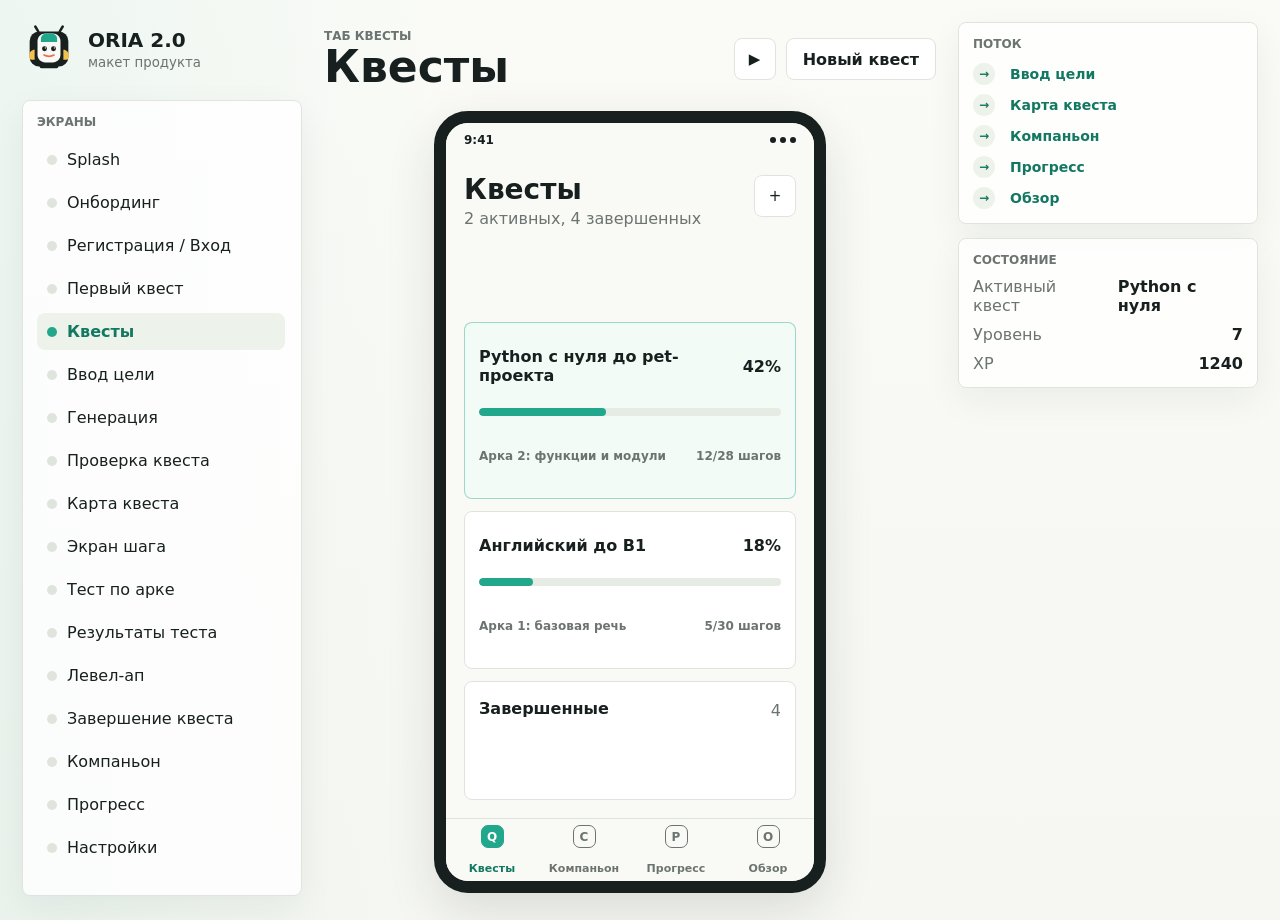
<file: oria-site-mockup/index.html>
<!doctype html>
<html lang="ru">
  <head>
    <meta charset="utf-8">
    <meta name="viewport" content="width=device-width, initial-scale=1">
    <title>ORIA 2.0 - макет сайта</title>
    <link rel="icon" href="./assets/oria-mascot.svg" type="image/svg+xml">
    <link rel="stylesheet" href="./styles.css">
  </head>
  <body>
    <div class="shell">
      <aside class="sidebar" aria-label="Навигация по макету">
        <a class="brand" href="#quests" data-go="quests" aria-label="ORIA 2.0">
          <img src="./assets/oria-mascot.svg" alt="">
          <span>
            <strong>ORIA 2.0</strong>
            <small>макет продукта</small>
          </span>
        </a>
        <div class="side-section">
          <p class="side-eyebrow">Экраны</p>
          <nav class="screen-nav" id="screenNav"></nav>
        </div>
      </aside>

      <main class="workspace">
        <header class="topbar">
          <div>
            <p class="eyebrow" id="screenSection">Таб Квесты</p>
            <h1 id="screenTitle">Квесты</h1>
          </div>
          <div class="top-actions">
            <button class="icon-button" type="button" data-go="splash" aria-label="Запустить сценарий">
              <span class="mini-icon">▶</span>
            </button>
            <button class="text-button" type="button" data-go="goal">Новый квест</button>
          </div>
        </header>

        <section class="stage" aria-live="polite">
          <div class="phone" id="phone">
            <div class="status-bar">
              <span>9:41</span>
              <span class="status-dots" aria-hidden="true"><i></i><i></i><i></i></span>
            </div>
            <div class="app" id="appRoot"></div>
            <nav class="tabbar" id="tabbar" aria-label="Основные вкладки"></nav>
          </div>
        </section>
      </main>

      <aside class="inspector" aria-label="Переходы экрана">
        <div class="inspector-card">
          <p class="side-eyebrow">Поток</p>
          <div class="flow-list" id="flowList"></div>
        </div>
        <div class="inspector-card compact">
          <p class="side-eyebrow">Состояние</p>
          <div class="state-row">
            <span>Активный квест</span>
            <strong>Python с нуля</strong>
          </div>
          <div class="state-row">
            <span>Уровень</span>
            <strong>7</strong>
          </div>
          <div class="state-row">
            <span>XP</span>
            <strong>1240</strong>
          </div>
        </div>
      </aside>
    </div>

    <script src="./app.js"></script>
  </body>
</html>
</file>
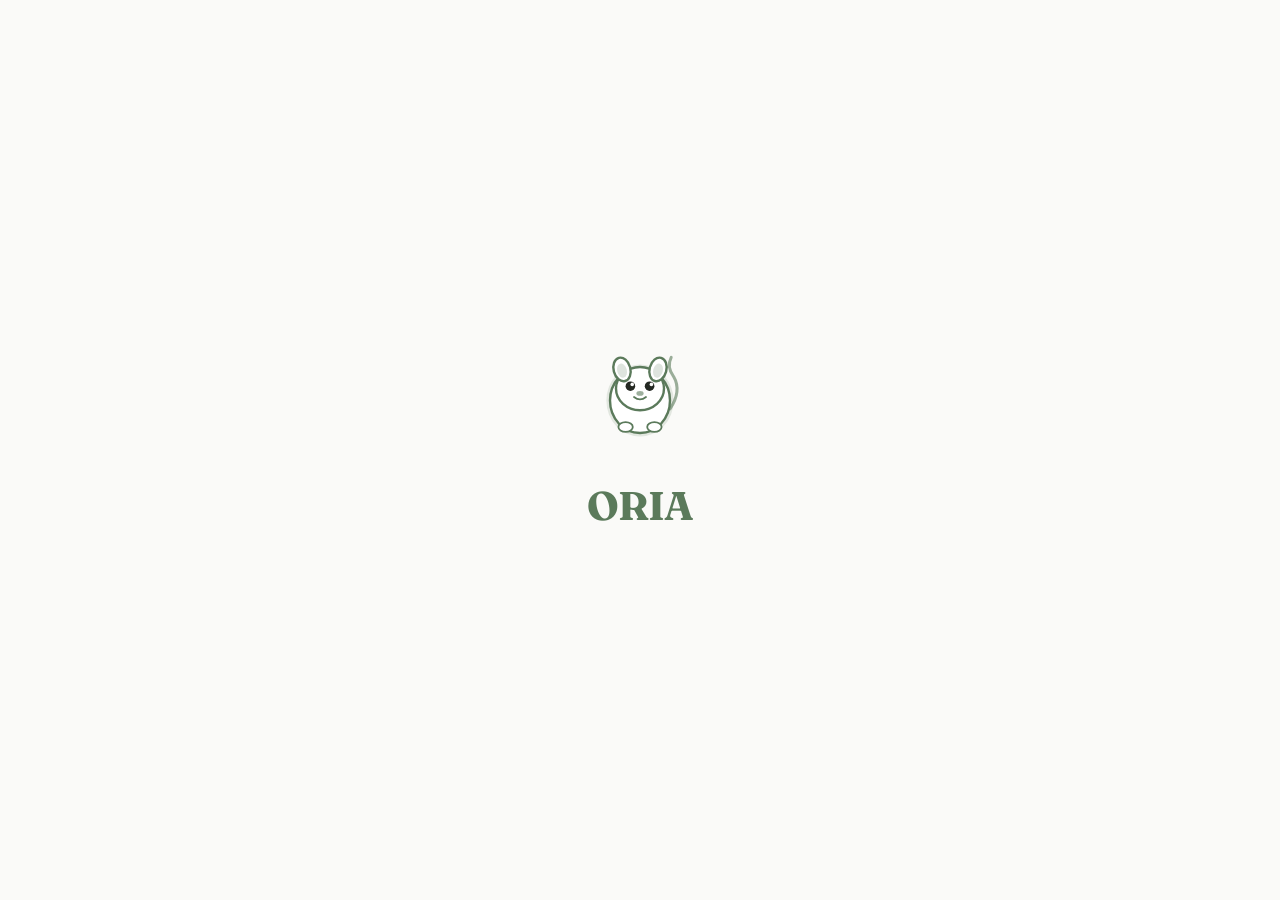
<file: untitled folder/index.html>
<!DOCTYPE html>
<html lang="ru" data-theme="light">
<head>
  <meta charset="UTF-8">
  <meta name="viewport" content="width=device-width, initial-scale=1.0, viewport-fit=cover">
  <meta name="description" content="ORIA 2.0 — геймифицированное обучение. Ставь цели, проходи квесты, расти вместе с компаньоном.">
  <meta name="theme-color" content="#FAFAF8" media="(prefers-color-scheme: light)">
  <meta name="theme-color" content="#1C1F1A" media="(prefers-color-scheme: dark)">
  <meta name="color-scheme" content="light dark">
  <title>ORIA 2.0 — Квесты для обучения</title>

  <!-- Fonts -->
  <link rel="preconnect" href="https://fonts.googleapis.com">
  <link rel="preconnect" href="https://fonts.gstatic.com" crossorigin>
  <link href="https://fonts.googleapis.com/css2?family=Outfit:wght@400;500;700&family=Fraunces:ital,opsz,wght@0,9..144,400;0,9..144,700;1,9..144,400;1,9..144,700&display=swap" rel="stylesheet">

  <!-- Styles -->
  <link rel="stylesheet" href="styles.css">
</head>
<body>
  <div id="app" role="main"></div>
  <script src="app.js"></script>
</body>
</html>
</file>
<file: oria-site-mockup/styles.css>
:root {
  color-scheme: light;
  --bg: #f6f7f2;
  --surface: #ffffff;
  --ink: #17201f;
  --muted: #6b7470;
  --line: #dfe5dc;
  --soft: #edf2ea;
  --teal: #21a88c;
  --teal-dark: #137861;
  --coral: #f26b4f;
  --gold: #f2c14e;
  --violet: #6b5ee7;
  --sky: #7ab7d8;
  --shadow: 0 18px 50px rgba(23, 32, 31, 0.12);
  font-family: Inter, ui-sans-serif, system-ui, -apple-system, BlinkMacSystemFont, "Segoe UI", sans-serif;
}

* {
  box-sizing: border-box;
}

body {
  min-height: 100vh;
  margin: 0;
  background:
    linear-gradient(90deg, rgba(33, 168, 140, 0.06), transparent 34%),
    linear-gradient(180deg, #fafbf7, var(--bg));
  color: var(--ink);
}

button,
input,
textarea {
  font: inherit;
}

button {
  cursor: pointer;
}

.shell {
  display: grid;
  grid-template-columns: 280px minmax(420px, 1fr) 300px;
  gap: 22px;
  min-height: 100vh;
  padding: 22px;
}

.sidebar,
.inspector {
  min-height: calc(100vh - 44px);
}

.sidebar {
  display: flex;
  flex-direction: column;
  gap: 24px;
}

.brand {
  display: flex;
  align-items: center;
  gap: 12px;
  color: inherit;
  text-decoration: none;
}

.brand img {
  width: 54px;
  height: 54px;
}

.brand strong,
.brand small {
  display: block;
}

.brand strong {
  font-size: 20px;
  letter-spacing: 0;
}

.brand small {
  margin-top: 3px;
  color: var(--muted);
}

.side-section,
.inspector-card {
  background: rgba(255, 255, 255, 0.82);
  border: 1px solid var(--line);
  border-radius: 8px;
  box-shadow: 0 12px 36px rgba(23, 32, 31, 0.06);
}

.side-section {
  padding: 14px;
  overflow: hidden;
}

.side-eyebrow,
.eyebrow {
  margin: 0;
  color: var(--muted);
  font-size: 12px;
  font-weight: 800;
  letter-spacing: 0;
  text-transform: uppercase;
}

.screen-nav {
  display: grid;
  gap: 6px;
  max-height: calc(100vh - 160px);
  margin-top: 12px;
  overflow: auto;
  padding-right: 2px;
}

.nav-item {
  width: 100%;
  border: 0;
  border-radius: 8px;
  background: transparent;
  color: var(--ink);
  display: flex;
  align-items: center;
  gap: 10px;
  padding: 9px 10px;
  text-align: left;
}

.nav-item:hover,
.nav-item.active {
  background: var(--soft);
}

.nav-item.active {
  color: var(--teal-dark);
  font-weight: 800;
}

.nav-dot {
  width: 10px;
  height: 10px;
  flex: 0 0 auto;
  border-radius: 50%;
  background: var(--line);
}

.nav-item.active .nav-dot {
  background: var(--teal);
}

.workspace {
  min-width: 0;
}

.topbar {
  display: flex;
  align-items: center;
  justify-content: space-between;
  gap: 18px;
  min-height: 74px;
  margin-bottom: 10px;
}

.topbar h1 {
  margin: 2px 0 0;
  font-size: clamp(28px, 4vw, 44px);
  line-height: 1;
  letter-spacing: 0;
}

.top-actions {
  display: flex;
  align-items: center;
  gap: 10px;
}

.text-button,
.primary,
.secondary,
.ghost,
.chip,
.social,
.option,
.icon-button {
  border: 1px solid var(--line);
  border-radius: 8px;
  background: var(--surface);
  color: var(--ink);
}

.text-button,
.primary,
.secondary,
.ghost {
  min-height: 42px;
  padding: 0 16px;
  font-weight: 800;
}

.primary {
  border-color: var(--ink);
  background: var(--ink);
  color: #ffffff;
}

.secondary {
  border-color: rgba(33, 168, 140, 0.28);
  background: #e9f6f1;
  color: var(--teal-dark);
}

.ghost {
  background: transparent;
}

.icon-button {
  display: grid;
  place-items: center;
  width: 42px;
  height: 42px;
  padding: 0;
}

.mini-icon {
  font-size: 15px;
  line-height: 1;
}

.stage {
  display: grid;
  place-items: center;
  min-height: calc(100vh - 108px);
}

.phone {
  position: relative;
  display: grid;
  grid-template-rows: 34px 1fr auto;
  width: min(392px, 92vw);
  height: clamp(560px, calc(100vh - 118px), 800px);
  min-height: 0;
  overflow: hidden;
  background: #f9faf6;
  border: 12px solid #17201f;
  border-radius: 34px;
  box-shadow: var(--shadow);
}

.status-bar {
  display: flex;
  align-items: center;
  justify-content: space-between;
  padding: 0 18px;
  background: #f9faf6;
  color: var(--ink);
  font-size: 12px;
  font-weight: 800;
}

.status-dots {
  display: inline-flex;
  align-items: center;
  gap: 4px;
}

.status-dots i {
  width: 6px;
  height: 6px;
  border-radius: 50%;
  background: var(--ink);
}

.app {
  min-height: 0;
  overflow: auto;
  padding: 18px;
}

.screen {
  min-height: 100%;
}

.app-head {
  display: flex;
  align-items: flex-start;
  justify-content: space-between;
  gap: 14px;
  margin-bottom: 16px;
}

.app-head h2 {
  margin: 0;
  font-size: 28px;
  line-height: 1.05;
  letter-spacing: 0;
}

.app-head p,
.muted {
  margin: 4px 0 0;
  color: var(--muted);
  line-height: 1.4;
}

.stack {
  display: grid;
  gap: 12px;
}

.row {
  display: flex;
  align-items: center;
  gap: 10px;
}

.spread {
  display: flex;
  align-items: center;
  justify-content: space-between;
  gap: 12px;
}

.panel,
.quest-card,
.stat,
.badge,
.template-card,
.message,
.arc,
.step-detail,
.pay-card,
.setting-row {
  background: var(--surface);
  border: 1px solid var(--line);
  border-radius: 8px;
}

.panel {
  padding: 14px;
}

.quest-card {
  display: grid;
  gap: 12px;
  padding: 14px;
}

.quest-card.featured {
  border-color: rgba(33, 168, 140, 0.42);
  background: #f3fbf7;
}

.quest-card h3,
.panel h3,
.arc h3,
.step-detail h3,
.template-card h3,
.pay-card h3 {
  margin: 0;
  font-size: 16px;
  line-height: 1.2;
}

.progress-line {
  height: 8px;
  overflow: hidden;
  border-radius: 999px;
  background: #e6ece4;
}

.progress-line span {
  display: block;
  height: 100%;
  border-radius: inherit;
  background: var(--teal);
}

.label-row {
  display: flex;
  justify-content: space-between;
  gap: 12px;
  color: var(--muted);
  font-size: 12px;
  font-weight: 800;
}

.chips {
  display: flex;
  flex-wrap: wrap;
  gap: 8px;
}

.chip {
  padding: 8px 10px;
  font-size: 13px;
  font-weight: 800;
}

.chip.active,
.option.selected {
  border-color: var(--teal);
  background: #e9f6f1;
  color: var(--teal-dark);
}

.field,
.textarea {
  width: 100%;
  border: 1px solid var(--line);
  border-radius: 8px;
  background: #ffffff;
  color: var(--ink);
}

.field {
  height: 46px;
  padding: 0 12px;
}

.textarea {
  min-height: 112px;
  padding: 12px;
  resize: none;
}

.tabbar {
  display: none;
  grid-template-columns: repeat(4, 1fr);
  border-top: 1px solid var(--line);
  background: rgba(249, 250, 246, 0.96);
}

.tabbar.visible {
  display: grid;
}

.tab {
  display: grid;
  gap: 3px;
  place-items: center;
  min-height: 62px;
  border: 0;
  background: transparent;
  color: var(--muted);
  font-size: 11px;
  font-weight: 800;
}

.tab-mark {
  display: grid;
  place-items: center;
  width: 23px;
  height: 23px;
  border: 1px solid currentColor;
  border-radius: 7px;
  font-size: 12px;
}

.tab.active {
  color: var(--teal-dark);
}

.tab.active .tab-mark {
  background: var(--teal);
  border-color: var(--teal);
  color: #ffffff;
}

.splash {
  display: grid;
  min-height: 100%;
  place-items: center;
  text-align: center;
}

.splash img,
.mascot-large {
  width: 156px;
  height: 156px;
}

.pulse {
  width: 112px;
  height: 8px;
  margin: 22px auto 0;
  overflow: hidden;
  border-radius: 999px;
  background: #e6ece4;
}

.pulse span {
  display: block;
  width: 44px;
  height: 100%;
  border-radius: inherit;
  background: var(--teal);
  animation: loading 1.25s ease-in-out infinite;
}

@keyframes loading {
  0% { transform: translateX(-44px); }
  100% { transform: translateX(112px); }
}

.onboarding-visual {
  display: grid;
  min-height: 270px;
  place-items: center;
  border: 1px solid var(--line);
  border-radius: 8px;
  background: #eff7f4;
}

.path-art {
  position: relative;
  width: 250px;
  height: 170px;
}

.path-art::before {
  content: "";
  position: absolute;
  inset: 50px 26px auto;
  height: 78px;
  border: 6px solid var(--teal);
  border-top: 0;
  border-left-style: dashed;
  border-radius: 0 0 80px 80px;
}

.path-node {
  position: absolute;
  display: grid;
  place-items: center;
  width: 42px;
  height: 42px;
  border: 4px solid #ffffff;
  border-radius: 50%;
  background: var(--gold);
  box-shadow: 0 8px 18px rgba(23, 32, 31, 0.12);
  font-weight: 900;
}

.path-node:nth-child(1) { left: 10px; top: 34px; }
.path-node:nth-child(2) { left: 100px; top: 106px; background: var(--coral); color: #ffffff; }
.path-node:nth-child(3) { right: 8px; top: 34px; background: var(--violet); color: #ffffff; }

.dots {
  display: flex;
  justify-content: center;
  gap: 7px;
}

.dots i {
  width: 8px;
  height: 8px;
  border-radius: 50%;
  background: var(--line);
}

.dots i.active {
  width: 22px;
  background: var(--teal);
}

.segmented {
  display: grid;
  grid-template-columns: repeat(2, 1fr);
  padding: 4px;
  border: 1px solid var(--line);
  border-radius: 8px;
  background: var(--soft);
}

.segmented button {
  min-height: 36px;
  border: 0;
  border-radius: 6px;
  background: transparent;
  font-weight: 800;
}

.segmented button.active {
  background: #ffffff;
  box-shadow: 0 4px 12px rgba(23, 32, 31, 0.08);
}

.social {
  width: 100%;
  min-height: 42px;
  font-weight: 800;
}

.loading-wrap {
  display: grid;
  min-height: 100%;
  place-items: center;
  text-align: center;
}

.loading-wrap img {
  width: 132px;
  height: 132px;
  animation: bob 1.6s ease-in-out infinite;
}

@keyframes bob {
  0%, 100% { transform: translateY(0); }
  50% { transform: translateY(-8px); }
}

.status-list {
  display: grid;
  gap: 8px;
  margin-top: 18px;
  color: var(--muted);
  font-size: 13px;
  font-weight: 800;
}

.arc {
  padding: 13px;
}

.arc ol,
.result-list {
  margin: 10px 0 0 18px;
  padding: 0;
  color: var(--muted);
  line-height: 1.55;
}

.map {
  display: grid;
  gap: 14px;
}

.map-arc {
  position: relative;
  padding-left: 22px;
}

.map-arc::before {
  content: "";
  position: absolute;
  left: 9px;
  top: 10px;
  bottom: -18px;
  width: 3px;
  background: #d8e3dc;
}

.map-arc:last-child::before {
  display: none;
}

.map-title {
  display: flex;
  align-items: center;
  justify-content: space-between;
  gap: 8px;
  margin-bottom: 9px;
  font-size: 13px;
  font-weight: 900;
}

.steps {
  display: flex;
  flex-wrap: wrap;
  gap: 9px;
}

.step-dot,
.boss-dot {
  display: grid;
  place-items: center;
  width: 36px;
  height: 36px;
  border: 0;
  border-radius: 50%;
  background: #e8eee7;
  color: var(--muted);
  font-weight: 900;
}

.step-dot.done {
  background: var(--teal);
  color: #ffffff;
}

.step-dot.current {
  outline: 4px solid rgba(242, 193, 78, 0.38);
  background: var(--gold);
}

.boss-dot {
  border-radius: 8px;
  background: var(--coral);
  color: #ffffff;
}

.step-detail {
  padding: 16px;
}

.check-list {
  display: grid;
  gap: 8px;
  margin: 14px 0;
}

.check-list label {
  display: flex;
  align-items: center;
  gap: 8px;
  color: var(--muted);
  font-weight: 700;
}

.question {
  min-height: 150px;
  padding: 16px;
  border-radius: 8px;
  background: #f2f7ef;
}

.question h3 {
  margin: 0;
  font-size: 20px;
}

.option {
  width: 100%;
  min-height: 46px;
  padding: 10px 12px;
  text-align: left;
  font-weight: 800;
}

.score {
  display: grid;
  place-items: center;
  width: 142px;
  height: 142px;
  margin: 0 auto 16px;
  border: 12px solid #e9f6f1;
  border-top-color: var(--teal);
  border-right-color: var(--gold);
  border-radius: 50%;
  font-size: 34px;
  font-weight: 950;
}

.celebration {
  display: grid;
  min-height: 100%;
  place-items: center;
  text-align: center;
}

.celebration .badge-big {
  display: grid;
  place-items: center;
  width: 156px;
  height: 156px;
  margin-bottom: 18px;
  border: 10px solid #fff3cf;
  border-radius: 50%;
  background: var(--gold);
  color: var(--ink);
  font-size: 42px;
  font-weight: 950;
}

.chat {
  display: grid;
  gap: 10px;
}

.message {
  padding: 12px;
  line-height: 1.45;
}

.message.me {
  margin-left: 42px;
  background: #e9f6f1;
  border-color: rgba(33, 168, 140, 0.28);
}

.message.ai {
  margin-right: 34px;
}

.composer {
  display: flex;
  gap: 8px;
}

.composer input {
  min-width: 0;
  flex: 1;
}

.stats-grid,
.badge-grid,
.templates-grid,
.skin-grid,
.pay-grid {
  display: grid;
  grid-template-columns: repeat(2, 1fr);
  gap: 10px;
}

.stat,
.badge,
.template-card,
.pay-card {
  padding: 12px;
}

.stat strong,
.badge strong {
  display: block;
  margin-top: 3px;
  font-size: 20px;
}

.badge {
  min-height: 82px;
}

.badge.locked {
  color: var(--muted);
  background: #f4f5f2;
}

.settings-list {
  display: grid;
  gap: 9px;
}

.setting-row {
  display: flex;
  align-items: center;
  justify-content: space-between;
  gap: 12px;
  min-height: 52px;
  padding: 0 12px;
  font-weight: 800;
}

.toggle {
  width: 46px;
  height: 26px;
  padding: 3px;
  border-radius: 999px;
  background: var(--teal);
}

.toggle i {
  display: block;
  width: 20px;
  height: 20px;
  margin-left: auto;
  border-radius: 50%;
  background: #ffffff;
}

.skin {
  display: grid;
  place-items: center;
  min-height: 92px;
  border: 1px solid var(--line);
  border-radius: 8px;
  background: #ffffff;
  font-weight: 900;
}

.skin.locked {
  background: #f4f5f2;
  color: var(--muted);
}

.template-card {
  display: grid;
  gap: 8px;
}

.template-meta {
  display: flex;
  justify-content: space-between;
  color: var(--muted);
  font-size: 12px;
  font-weight: 800;
}

.pay-card.pro {
  border-color: rgba(33, 168, 140, 0.42);
  background: #f3fbf7;
}

.price {
  font-size: 28px;
  font-weight: 950;
}

.inspector {
  display: grid;
  align-content: start;
  gap: 14px;
}

.inspector-card {
  padding: 14px;
}

.inspector-card.compact {
  display: grid;
  gap: 10px;
}

.flow-list {
  display: grid;
  gap: 9px;
  margin-top: 12px;
}

.flow-item {
  display: flex;
  align-items: center;
  gap: 9px;
  color: var(--muted);
  font-size: 14px;
  font-weight: 800;
}

.flow-item button {
  border: 0;
  background: transparent;
  color: var(--teal-dark);
  font: inherit;
  text-align: left;
}

.flow-arrow {
  width: 22px;
  height: 22px;
  display: grid;
  place-items: center;
  border-radius: 50%;
  background: var(--soft);
  color: var(--teal-dark);
  font-size: 12px;
}

.state-row {
  display: flex;
  align-items: center;
  justify-content: space-between;
  gap: 12px;
  color: var(--muted);
}

.state-row strong {
  color: var(--ink);
}

@media (max-width: 1120px) {
  .shell {
    grid-template-columns: 230px minmax(360px, 1fr);
  }

  .inspector {
    display: none;
  }
}

@media (max-width: 760px) {
  .shell {
    display: block;
    padding: 12px;
  }

  .sidebar {
    min-height: 0;
    margin-bottom: 14px;
  }

  .brand {
    margin-bottom: 10px;
  }

  .side-section {
    padding: 10px;
  }

  .screen-nav {
    display: flex;
    max-height: none;
    overflow-x: auto;
    padding-bottom: 4px;
  }

  .nav-item {
    min-width: max-content;
  }

  .topbar {
    align-items: flex-start;
  }

  .top-actions {
    flex-wrap: wrap;
    justify-content: flex-end;
  }

  .stage {
    min-height: auto;
  }

  .phone {
    width: min(390px, calc(100vw - 24px));
    height: 720px;
    min-height: 0;
  }
}

@media (max-width: 430px) {
  .topbar {
    display: grid;
  }

  .top-actions {
    justify-content: flex-start;
  }

  .phone {
    border-width: 8px;
    border-radius: 28px;
  }

  .app {
    padding: 14px;
  }
}
</file>
<file: untitled folder/styles.css>
/* ORIA 2.0 — Design System: "Growth as Branching" */
@import url('https://fonts.googleapis.com/css2?family=Outfit:wght@400;500;700&family=Fraunces:ital,opsz,wght@0,9..144,400;0,9..144,700;1,9..144,400;1,9..144,700&display=swap');

@layer reset, base, tokens, components, utilities;

/* ═══════════════════════════════════════════
   RESET
   ═══════════════════════════════════════════ */
@layer reset {
  *, *::before, *::after { box-sizing: border-box; margin: 0; padding: 0; }
  html { -webkit-text-size-adjust: 100%; text-size-adjust: 100%; }
  body { min-height: 100dvh; -webkit-font-smoothing: antialiased; }
  img, svg { display: block; max-width: 100%; }
  input, button, textarea, select { font: inherit; color: inherit; }
  button { cursor: pointer; border: none; background: none; }
  a { color: inherit; text-decoration: none; }
  ul, ol { list-style: none; }
  h1, h2, h3, h4, h5, h6 { font-size: inherit; font-weight: inherit; }
}

/* ═══════════════════════════════════════════
   DESIGN TOKENS
   ═══════════════════════════════════════════ */
@layer tokens {
  :root {
    color-scheme: light dark;

    /* ── Light palette (default) ── */
    --bg: #FAFAF8;
    --surface: #FFFFFF;
    --border: #E4E2DC;
    --ink: #242822;
    --ink-muted: #8A8F84;
    --growth: #5B7A5B;
    --bloom: #D4A24C;

    /* ── Derived ── */
    --growth-soft: #5B7A5B1A;
    --bloom-soft: #D4A24C1A;
    --growth-hover: #4E6B4E;
    --bloom-hover: #C4922E;
    --overlay: rgba(36, 40, 34, 0.5);
    --shadow-sm: 0 1px 3px rgba(36, 40, 34, 0.06);
    --shadow-md: 0 4px 12px rgba(36, 40, 34, 0.08);
    --shadow-lg: 0 8px 32px rgba(36, 40, 34, 0.12);
    --shadow-bloom: 0 0 24px rgba(212, 162, 76, 0.3);

    /* ── Spacing ── */
    --sp-2: 2px; --sp-4: 4px; --sp-6: 6px; --sp-8: 8px;
    --sp-12: 12px; --sp-16: 16px; --sp-20: 20px; --sp-24: 24px;
    --sp-32: 32px; --sp-40: 40px; --sp-48: 48px; --sp-64: 64px;

    /* ── Radii ── */
    --r-sm: 6px; --r-md: 12px; --r-lg: 16px; --r-xl: 24px; --r-full: 9999px;

    /* ── Typography ── */
    --font-body: 'Outfit', system-ui, sans-serif;
    --font-display: 'Fraunces', Georgia, serif;
    --text-xs: 0.75rem; --text-sm: 0.875rem; --text-base: 1rem;
    --text-lg: 1.125rem; --text-xl: 1.25rem; --text-2xl: 1.5rem;
    --text-3xl: 1.875rem; --text-4xl: 2.5rem;

    /* ── Transitions ── */
    --ease-out: cubic-bezier(0.16, 1, 0.3, 1);
    --ease-bloom: cubic-bezier(0.34, 1.56, 0.64, 1);
    --dur-fast: 150ms; --dur-base: 250ms; --dur-bloom: 350ms;

    /* ── Layout ── */
    --sidebar-w: 240px;
    --tabbar-h: 64px;
    --content-max: 1040px;
    --safe-bottom: env(safe-area-inset-bottom, 0px);
  }

  /* ── Dark theme ── */
  [data-theme="dark"] {
    --bg: #1C1F1A;
    --surface: #262A23;
    --border: #363B32;
    --ink: #EDEEE8;
    --ink-muted: #8F9488;
    --growth: #7FA07F;
    --bloom: #E0B368;
    --growth-soft: #7FA07F1A;
    --bloom-soft: #E0B3681A;
    --growth-hover: #6E916E;
    --bloom-hover: #D0A358;
    --overlay: rgba(28, 31, 26, 0.7);
    --shadow-sm: 0 1px 3px rgba(0,0,0,0.2);
    --shadow-md: 0 4px 12px rgba(0,0,0,0.25);
    --shadow-lg: 0 8px 32px rgba(0,0,0,0.35);
    --shadow-bloom: 0 0 24px rgba(224, 179, 104, 0.25);
  }
}

/* ═══════════════════════════════════════════
   BASE
   ═══════════════════════════════════════════ */
@layer base {
  body {
    font-family: var(--font-body);
    font-weight: 400;
    font-size: var(--text-base);
    line-height: 1.55;
    color: var(--ink);
    background: var(--bg);
  }

  #app {
    min-height: 100dvh;
    position: relative;
  }

  /* Focus ring */
  :focus-visible {
    outline: 2px solid var(--growth);
    outline-offset: 2px;
    border-radius: var(--r-sm);
  }
  :focus:not(:focus-visible) { outline: none; }

  /* Scrollbar */
  :root { scrollbar-color: var(--border) transparent; scrollbar-width: thin; }
  [data-theme="dark"] { scrollbar-color: var(--border) var(--bg); }
}

/* ═══════════════════════════════════════════
   COMPONENTS
   ═══════════════════════════════════════════ */
@layer components {

  /* ────────────────────────────────
     Screen transitions
     ──────────────────────────────── */
  .screen {
    animation: screenFadeIn var(--dur-base) var(--ease-out);
    min-height: 100dvh;
    padding-bottom: calc(var(--tabbar-h) + var(--safe-bottom) + var(--sp-16));
  }

  @keyframes screenFadeIn {
    from { opacity: 0; transform: translateY(8px); }
    to   { opacity: 1; transform: translateY(0); }
  }

  .screen--no-tab-padding { padding-bottom: 0; }

  /* ────────────────────────────────
     1. SPLASH
     ──────────────────────────────── */
  .splash {
    display: flex;
    flex-direction: column;
    align-items: center;
    justify-content: center;
    min-height: 100dvh;
    background: var(--bg);
    gap: var(--sp-24);
  }

  .splash__logo {
    font-family: var(--font-display);
    font-size: var(--text-4xl);
    font-weight: 700;
    color: var(--growth);
    letter-spacing: -0.02em;
  }

  .splash__mascot { width: 120px; height: 120px; }

  .splash__mascot svg {
    animation: mascotBreathe 2.5s ease-in-out infinite;
  }

  @keyframes mascotBreathe {
    0%, 100% { transform: scale(1); }
    50% { transform: scale(1.04); }
  }

  .splash--fade-out {
    animation: fadeOut 0.4s var(--ease-out) forwards;
  }

  @keyframes fadeOut {
    to { opacity: 0; transform: scale(0.97); }
  }

  /* ────────────────────────────────
     2. ONBOARDING CAROUSEL
     ──────────────────────────────── */
  .onboarding {
    display: flex;
    flex-direction: column;
    align-items: center;
    justify-content: center;
    min-height: 100dvh;
    padding: var(--sp-32) var(--sp-24);
    text-align: center;
    position: relative;
  }

  .onboarding__slides {
    flex: 1;
    display: flex;
    align-items: center;
    justify-content: center;
    max-width: 360px;
  }

  .onboarding__slide {
    display: none;
    flex-direction: column;
    align-items: center;
    gap: var(--sp-24);
  }

  .onboarding__slide--active { display: flex; }

  .onboarding__illustration {
    width: 200px;
    height: 200px;
    color: var(--growth);
  }

  .onboarding__title {
    font-family: var(--font-display);
    font-size: var(--text-2xl);
    font-weight: 700;
    color: var(--ink);
  }

  .onboarding__desc {
    font-size: var(--text-base);
    color: var(--ink-muted);
    max-width: 300px;
  }

  .onboarding__dots {
    display: flex;
    gap: var(--sp-8);
    margin: var(--sp-32) 0;
  }

  .onboarding__dot {
    width: 8px; height: 8px;
    border-radius: var(--r-full);
    background: var(--border);
    transition: background var(--dur-fast), width var(--dur-base) var(--ease-out);
  }

  .onboarding__dot--active {
    background: var(--growth);
    width: 24px;
  }

  .onboarding__skip {
    position: absolute;
    top: var(--sp-16);
    right: var(--sp-16);
    font-size: var(--text-sm);
    font-weight: 500;
    color: var(--ink-muted);
    padding: var(--sp-8) var(--sp-12);
  }

  .onboarding__skip:hover { color: var(--ink); }

  /* ────────────────────────────────
     3. LOGIN / REGISTER
     ──────────────────────────────── */
  .login {
    display: flex;
    flex-direction: column;
    align-items: center;
    justify-content: center;
    min-height: 100dvh;
    padding: var(--sp-24);
  }

  .login__card {
    width: 100%;
    max-width: 400px;
    background: var(--surface);
    border-radius: var(--r-lg);
    border: 1px solid var(--border);
    padding: var(--sp-32);
    box-shadow: var(--shadow-md);
  }

  .login__brand {
    text-align: center;
    margin-bottom: var(--sp-32);
  }

  .login__brand-name {
    font-family: var(--font-display);
    font-size: var(--text-2xl);
    font-weight: 700;
    color: var(--growth);
  }

  .login__tabs {
    display: flex;
    border-bottom: 1px solid var(--border);
    margin-bottom: var(--sp-24);
  }

  .login__tab {
    flex: 1;
    padding: var(--sp-12) var(--sp-8);
    font-weight: 500;
    color: var(--ink-muted);
    border-bottom: 2px solid transparent;
    text-align: center;
    transition: color var(--dur-fast), border-color var(--dur-fast);
  }

  .login__tab--active {
    color: var(--ink);
    border-bottom-color: var(--growth);
  }

  .login__tab:hover { color: var(--ink); }

  .login__form { display: flex; flex-direction: column; gap: var(--sp-16); }

  .login__divider {
    display: flex; align-items: center; gap: var(--sp-12);
    color: var(--ink-muted); font-size: var(--text-sm);
    margin: var(--sp-8) 0;
  }

  .login__divider::before,
  .login__divider::after {
    content: ''; flex: 1; height: 1px; background: var(--border);
  }

  .login__socials { display: flex; flex-direction: column; gap: var(--sp-12); }

  .login__social-btn {
    display: flex; align-items: center; justify-content: center; gap: var(--sp-8);
    width: 100%;
    padding: var(--sp-12) var(--sp-16);
    background: var(--surface);
    border: 1px solid var(--border);
    border-radius: var(--r-md);
    font-weight: 500;
    transition: border-color var(--dur-fast);
  }

  .login__social-btn:hover { border-color: var(--ink-muted); }
  .login__social-btn svg { width: 20px; height: 20px; }

  /* ────────────────────────────────
     SHARED: Inputs & Buttons
     ──────────────────────────────── */
  .input {
    width: 100%;
    padding: var(--sp-12) var(--sp-16);
    background: var(--bg);
    border: 1px solid var(--border);
    border-radius: var(--r-md);
    font-size: var(--text-base);
    transition: border-color var(--dur-fast);
    color: var(--ink);
  }

  .input:hover { border-color: var(--ink-muted); }
  .input:focus { border-color: var(--growth); outline: none; box-shadow: 0 0 0 3px var(--growth-soft); }
  .input::placeholder { color: var(--ink-muted); }

  .input--lg {
    padding: var(--sp-16) var(--sp-20);
    font-size: var(--text-lg);
    border-radius: var(--r-lg);
  }

  .textarea {
    width: 100%;
    padding: var(--sp-16);
    background: var(--bg);
    border: 1px solid var(--border);
    border-radius: var(--r-lg);
    font-size: var(--text-lg);
    resize: vertical;
    min-height: 100px;
    font-family: var(--font-body);
    transition: border-color var(--dur-fast);
    color: var(--ink);
  }

  .textarea:focus { border-color: var(--growth); outline: none; box-shadow: 0 0 0 3px var(--growth-soft); }

  .btn {
    display: inline-flex;
    align-items: center;
    justify-content: center;
    gap: var(--sp-8);
    padding: var(--sp-12) var(--sp-24);
    border-radius: var(--r-md);
    font-weight: 500;
    font-size: var(--text-base);
    transition: background var(--dur-fast), border-color var(--dur-fast), transform var(--dur-fast);
    min-height: 44px;
    min-width: 44px;
    white-space: nowrap;
  }

  .btn:active { transform: scale(0.97); }

  .btn--primary {
    background: var(--growth);
    color: #fff;
  }
  .btn--primary:hover { background: var(--growth-hover); }

  .btn--secondary {
    background: transparent;
    border: 1px solid var(--border);
    color: var(--ink);
  }
  .btn--secondary:hover { border-color: var(--ink-muted); }

  .btn--ghost {
    background: transparent;
    color: var(--ink-muted);
  }
  .btn--ghost:hover { color: var(--ink); background: var(--growth-soft); }

  .btn--bloom {
    background: var(--bloom);
    color: #fff;
  }
  .btn--bloom:hover { background: var(--bloom-hover); }

  .btn--lg {
    padding: var(--sp-16) var(--sp-32);
    font-size: var(--text-lg);
    border-radius: var(--r-lg);
  }

  .btn--full { width: 100%; }

  .btn--icon {
    width: 44px;
    height: 44px;
    padding: 0;
    border-radius: var(--r-full);
  }

  .btn svg { width: 20px; height: 20px; flex-shrink: 0; }

  /* FAB */
  .fab {
    position: fixed;
    bottom: calc(var(--tabbar-h) + var(--safe-bottom) + var(--sp-16));
    right: var(--sp-16);
    width: 56px;
    height: 56px;
    border-radius: var(--r-full);
    background: var(--growth);
    color: #fff;
    display: flex;
    align-items: center;
    justify-content: center;
    box-shadow: var(--shadow-lg);
    z-index: 50;
    transition: background var(--dur-fast), transform var(--dur-fast);
  }
  .fab:hover { background: var(--growth-hover); transform: scale(1.05); }
  .fab:active { transform: scale(0.95); }
  .fab svg { width: 24px; height: 24px; }

  /* ────────────────────────────────
     4. QUESTS (MAIN SCREEN)
     ──────────────────────────────── */
  .quests-screen {
    padding: var(--sp-16);
  }

  .screen-header {
    display: flex;
    align-items: center;
    justify-content: space-between;
    padding: var(--sp-8) 0 var(--sp-20);
  }

  .screen-header__title {
    font-family: var(--font-body);
    font-size: var(--text-xl);
    font-weight: 700;
    color: var(--ink);
  }

  .screen-header__right {
    display: flex;
    align-items: center;
    gap: var(--sp-12);
  }

  /* User badge */
  .user-badge {
    display: flex;
    align-items: center;
    gap: var(--sp-8);
    padding: var(--sp-6) var(--sp-12);
    background: var(--growth-soft);
    border-radius: var(--r-full);
    font-weight: 500;
    font-size: var(--text-sm);
    color: var(--growth);
  }

  /* Streak */
  .streak {
    display: flex;
    align-items: center;
    gap: var(--sp-4);
    font-size: var(--text-sm);
    font-weight: 500;
    color: var(--bloom);
  }

  .streak__icon { font-size: var(--text-lg); }

  /* Quest cards grid */
  .quests-grid {
    display: grid;
    grid-template-columns: 1fr;
    gap: var(--sp-16);
  }

  .quest-card {
    background: var(--surface);
    border: 1px solid var(--border);
    border-radius: var(--r-lg);
    padding: var(--sp-20);
    cursor: pointer;
    transition: border-color var(--dur-fast), box-shadow var(--dur-fast);
    display: flex;
    flex-direction: column;
    gap: var(--sp-12);
  }

  .quest-card:hover { border-color: var(--growth); box-shadow: var(--shadow-sm); }

  .quest-card__title {
    font-family: var(--font-display);
    font-size: var(--text-xl);
    font-weight: 700;
    color: var(--ink);
  }

  .quest-card__arc {
    font-size: var(--text-sm);
    color: var(--ink-muted);
    font-weight: 500;
  }

  .quest-card__footer {
    display: flex;
    align-items: center;
    justify-content: space-between;
    margin-top: var(--sp-4);
  }

  .quest-card__percent {
    font-weight: 700;
    font-size: var(--text-lg);
    color: var(--growth);
  }

  /* Bud dots (progress) */
  .buds {
    display: flex;
    gap: var(--sp-6);
    align-items: center;
    flex-wrap: wrap;
  }

  .bud {
    width: 10px;
    height: 10px;
    border-radius: var(--r-full);
    border: 2px solid var(--border);
    background: transparent;
    transition: background var(--dur-bloom) var(--ease-bloom),
                border-color var(--dur-bloom) var(--ease-bloom),
                transform var(--dur-bloom) var(--ease-bloom);
    flex-shrink: 0;
  }

  .bud--completed {
    background: var(--growth);
    border-color: var(--growth);
  }

  .bud--current {
    border-color: var(--growth);
    animation: budPulse 2s ease-in-out infinite;
  }

  .bud--bloomed {
    background: var(--growth);
    border-color: var(--growth);
    transform: scale(1.3);
    box-shadow: 0 0 8px var(--growth-soft);
  }

  @keyframes budPulse {
    0%, 100% { box-shadow: 0 0 0 0 var(--growth-soft); }
    50% { box-shadow: 0 0 0 4px var(--growth-soft); }
  }

  /* Empty state */
  .empty-state {
    text-align: center;
    padding: var(--sp-64) var(--sp-24);
    color: var(--ink-muted);
  }

  .empty-state__title {
    font-size: var(--text-lg);
    font-weight: 500;
    color: var(--ink);
    margin-bottom: var(--sp-8);
  }

  /* ────────────────────────────────
     5. GOAL INPUT
     ──────────────────────────────── */
  .goal-screen {
    padding: var(--sp-16);
    max-width: 560px;
    margin: 0 auto;
  }

  .goal-screen__title {
    font-family: var(--font-display);
    font-size: var(--text-2xl);
    font-weight: 700;
    margin: var(--sp-24) 0 var(--sp-20);
  }

  .chips {
    display: flex;
    flex-wrap: wrap;
    gap: var(--sp-8);
    margin: var(--sp-16) 0;
  }

  .chip {
    padding: var(--sp-8) var(--sp-16);
    background: var(--growth-soft);
    border: 1px solid transparent;
    border-radius: var(--r-full);
    font-size: var(--text-sm);
    font-weight: 500;
    color: var(--growth);
    cursor: pointer;
    transition: background var(--dur-fast), border-color var(--dur-fast);
  }

  .chip:hover { background: transparent; border-color: var(--growth); }
  .chip--active { background: var(--growth); color: #fff; }

  .level-selector {
    display: flex;
    gap: var(--sp-8);
    margin: var(--sp-20) 0;
  }

  .level-option {
    flex: 1;
    padding: var(--sp-12);
    text-align: center;
    border: 1px solid var(--border);
    border-radius: var(--r-md);
    font-weight: 500;
    font-size: var(--text-sm);
    cursor: pointer;
    transition: border-color var(--dur-fast), background var(--dur-fast);
  }

  .level-option:hover { border-color: var(--growth); }

  .level-option--active {
    border-color: var(--growth);
    background: var(--growth-soft);
    color: var(--growth);
  }

  .field-label {
    font-weight: 500;
    font-size: var(--text-sm);
    color: var(--ink-muted);
    margin-bottom: var(--sp-8);
    display: block;
  }

  /* ────────────────────────────────
     6. GENERATION LOADING
     ──────────────────────────────── */
  .generation {
    display: flex;
    flex-direction: column;
    align-items: center;
    justify-content: center;
    min-height: 100dvh;
    gap: var(--sp-32);
    text-align: center;
    padding: var(--sp-24);
  }

  .generation__mascot {
    width: 140px;
    height: 140px;
    animation: mascotFloat 2s ease-in-out infinite;
  }

  @keyframes mascotFloat {
    0%, 100% { transform: translateY(0); }
    50% { transform: translateY(-12px); }
  }

  .generation__spinner {
    width: 48px; height: 48px;
    border: 3px solid var(--border);
    border-top-color: var(--growth);
    border-radius: var(--r-full);
    animation: spin 0.8s linear infinite;
  }

  @keyframes spin { to { transform: rotate(360deg); } }

  .generation__status {
    font-size: var(--text-lg);
    color: var(--ink-muted);
    font-weight: 500;
    min-height: 28px;
    animation: statusFade 0.5s var(--ease-out);
  }

  @keyframes statusFade {
    from { opacity: 0; transform: translateY(4px); }
    to   { opacity: 1; transform: translateY(0); }
  }

  /* ────────────────────────────────
     7. QUEST REVIEW
     ──────────────────────────────── */
  .review-screen {
    padding: var(--sp-16);
    max-width: 600px;
    margin: 0 auto;
  }

  .review__title {
    font-family: var(--font-display);
    font-size: var(--text-2xl);
    font-weight: 700;
    margin: var(--sp-16) 0 var(--sp-8);
  }

  .review__desc {
    color: var(--ink-muted);
    margin-bottom: var(--sp-24);
    line-height: 1.6;
  }

  .arc-list { display: flex; flex-direction: column; gap: var(--sp-12); }

  .arc-item {
    background: var(--surface);
    border: 1px solid var(--border);
    border-radius: var(--r-md);
    overflow: hidden;
  }

  .arc-item__header {
    display: flex;
    align-items: center;
    justify-content: space-between;
    padding: var(--sp-16);
    cursor: pointer;
    transition: background var(--dur-fast);
    min-height: 44px;
  }

  .arc-item__header:hover { background: var(--growth-soft); }

  .arc-item__name {
    font-weight: 500;
  }

  .arc-item__chevron {
    width: 20px; height: 20px;
    color: var(--ink-muted);
    transition: transform var(--dur-base) var(--ease-out);
    flex-shrink: 0;
  }

  .arc-item--open .arc-item__chevron { transform: rotate(180deg); }

  .arc-item__steps {
    display: none;
    padding: 0 var(--sp-16) var(--sp-16);
  }

  .arc-item--open .arc-item__steps { display: block; }

  .arc-step {
    display: flex;
    align-items: center;
    gap: var(--sp-12);
    padding: var(--sp-8) 0;
    font-size: var(--text-sm);
    color: var(--ink-muted);
  }

  .arc-step__dot {
    width: 8px; height: 8px;
    border-radius: var(--r-full);
    border: 2px solid var(--border);
    flex-shrink: 0;
  }

  .review__actions {
    display: flex;
    gap: var(--sp-12);
    margin-top: var(--sp-32);
  }

  .review__actions .btn { flex: 1; }

  /* ────────────────────────────────
     8. QUEST MAP (centerpiece)
     ──────────────────────────────── */
  .quest-map {
    padding: var(--sp-16);
    max-width: 600px;
    margin: 0 auto;
  }

  .quest-map__header {
    display: flex;
    align-items: center;
    justify-content: space-between;
    margin-bottom: var(--sp-24);
  }

  .quest-map__title {
    font-family: var(--font-display);
    font-size: var(--text-xl);
    font-weight: 700;
  }

  .quest-map__progress {
    font-weight: 700;
    color: var(--growth);
    font-size: var(--text-lg);
  }

  /* Branch tree */
  .branch-tree {
    position: relative;
    padding: var(--sp-16) 0;
  }

  /* Main stem */
  .stem {
    position: absolute;
    left: 50%;
    top: 0;
    bottom: 0;
    width: 3px;
    background: var(--border);
    transform: translateX(-50%);
    z-index: 0;
  }

  .stem__filled {
    position: absolute;
    left: 0;
    top: 0;
    width: 100%;
    background: var(--growth);
    transition: height var(--dur-bloom) var(--ease-out);
  }

  /* Arc branch */
  .branch {
    position: relative;
    margin-bottom: var(--sp-40);
    z-index: 1;
  }

  .branch__label {
    text-align: center;
    padding: var(--sp-8) var(--sp-16);
    background: var(--surface);
    border: 1px solid var(--border);
    border-radius: var(--r-full);
    font-weight: 500;
    font-size: var(--text-sm);
    color: var(--ink-muted);
    display: inline-block;
    position: relative;
    left: 50%;
    transform: translateX(-50%);
    margin-bottom: var(--sp-20);
    z-index: 2;
  }

  .branch--completed .branch__label {
    border-color: var(--growth);
    color: var(--growth);
    background: var(--growth-soft);
  }

  .branch--current .branch__label {
    border-color: var(--growth);
    color: var(--growth);
  }

  /* Steps row */
  .branch__steps {
    display: flex;
    flex-direction: column;
    gap: var(--sp-16);
  }

  .step-node {
    display: flex;
    align-items: center;
    gap: var(--sp-12);
    cursor: pointer;
    padding: var(--sp-12) var(--sp-16);
    background: var(--surface);
    border: 1px solid var(--border);
    border-radius: var(--r-md);
    transition: border-color var(--dur-fast), box-shadow var(--dur-fast);
    min-height: 44px;
  }

  .step-node:hover:not(.step-node--locked) {
    border-color: var(--growth);
    box-shadow: var(--shadow-sm);
  }

  .step-node--locked {
    opacity: 0.5;
    cursor: not-allowed;
  }

  .step-node--current {
    border-color: var(--growth);
    background: var(--growth-soft);
  }

  .step-node--completed {
    border-color: var(--growth);
  }

  .step-node__bud {
    width: 18px;
    height: 18px;
    border-radius: var(--r-full);
    border: 2px solid var(--border);
    flex-shrink: 0;
    position: relative;
    transition: all var(--dur-bloom) var(--ease-bloom);
  }

  .step-node--completed .step-node__bud {
    background: var(--growth);
    border-color: var(--growth);
  }

  .step-node--completed .step-node__bud::after {
    content: '';
    position: absolute;
    inset: 2px;
    border-radius: var(--r-full);
    background: #fff;
    transform: scale(0.4);
  }

  .step-node--current .step-node__bud {
    border-color: var(--growth);
    animation: budPulse 2s ease-in-out infinite;
  }

  .step-node__name {
    font-weight: 500;
    font-size: var(--text-sm);
  }

  .step-node__check {
    margin-left: auto;
    color: var(--growth);
    width: 18px;
    height: 18px;
    opacity: 0;
  }

  .step-node--completed .step-node__check { opacity: 1; }

  /* Blooming animation for just-completed step */
  .step-node--just-bloomed .step-node__bud {
    animation: bloomBurst var(--dur-bloom) var(--ease-bloom);
  }

  @keyframes bloomBurst {
    0% { transform: scale(1); box-shadow: 0 0 0 0 var(--growth); }
    50% { transform: scale(1.5); box-shadow: 0 0 12px 4px var(--growth-soft); }
    100% { transform: scale(1); box-shadow: none; }
  }

  .quest-map__footer {
    margin-top: var(--sp-32);
    text-align: center;
  }

  /* ────────────────────────────────
     9. STEP SCREEN
     ──────────────────────────────── */
  .step-screen {
    padding: var(--sp-16);
    max-width: 600px;
    margin: 0 auto;
  }

  .step-screen__breadcrumb {
    font-size: var(--text-sm);
    color: var(--ink-muted);
    margin-bottom: var(--sp-8);
  }

  .step-screen__title {
    font-family: var(--font-display);
    font-size: var(--text-2xl);
    font-weight: 700;
    margin-bottom: var(--sp-24);
  }

  .step-screen__content {
    color: var(--ink);
    line-height: 1.7;
    margin-bottom: var(--sp-32);
  }

  .step-screen__content p {
    margin-bottom: var(--sp-16);
  }

  .step-screen__content code {
    background: var(--growth-soft);
    padding: var(--sp-2) var(--sp-6);
    border-radius: var(--r-sm);
    font-size: var(--text-sm);
    font-family: 'Courier New', monospace;
  }

  .step-screen__actions {
    padding-top: var(--sp-16);
    border-top: 1px solid var(--border);
  }

  /* Completion burst */
  .completion-burst {
    position: fixed;
    top: 50%;
    left: 50%;
    transform: translate(-50%, -50%);
    pointer-events: none;
    z-index: 100;
  }

  .completion-burst__ring {
    width: 80px; height: 80px;
    border: 3px solid var(--growth);
    border-radius: var(--r-full);
    animation: burstRing 0.6s var(--ease-out) forwards;
  }

  @keyframes burstRing {
    from { transform: scale(0.3); opacity: 1; }
    to   { transform: scale(2); opacity: 0; }
  }

  /* ────────────────────────────────
     10. LEVEL-UP OVERLAY
     ──────────────────────────────── */
  .level-up-overlay {
    position: fixed;
    inset: 0;
    background: var(--overlay);
    display: flex;
    align-items: center;
    justify-content: center;
    z-index: 200;
    animation: overlayFadeIn var(--dur-base) var(--ease-out);
    backdrop-filter: blur(8px);
    -webkit-backdrop-filter: blur(8px);
  }

  @keyframes overlayFadeIn {
    from { opacity: 0; }
    to   { opacity: 1; }
  }

  .level-up__card {
    background: var(--surface);
    border-radius: var(--r-xl);
    padding: var(--sp-40) var(--sp-32);
    text-align: center;
    box-shadow: var(--shadow-lg), var(--shadow-bloom);
    max-width: 340px;
    width: 90%;
    animation: levelCardPop var(--dur-bloom) var(--ease-bloom);
    position: relative;
    overflow: hidden;
  }

  @keyframes levelCardPop {
    from { transform: scale(0.8); opacity: 0; }
    to   { transform: scale(1); opacity: 1; }
  }

  .level-up__mascot {
    width: 120px;
    height: 120px;
    margin: 0 auto var(--sp-24);
    position: relative;
  }

  /* Growth rings */
  .growth-rings {
    position: absolute;
    inset: -20px;
  }

  .growth-ring {
    fill: none;
    stroke: var(--growth);
    stroke-width: 2;
    opacity: 0.3;
  }

  .growth-ring--new {
    stroke: var(--bloom);
    stroke-width: 3;
    opacity: 1;
    stroke-dasharray: 1000;
    stroke-dashoffset: 1000;
    animation: ringDraw 1.2s var(--ease-out) forwards;
  }

  @keyframes ringDraw {
    to { stroke-dashoffset: 0; }
  }

  .level-up__level {
    font-family: var(--font-display);
    font-style: italic;
    font-size: var(--text-4xl);
    font-weight: 700;
    color: var(--bloom);
    margin-bottom: var(--sp-8);
  }

  .level-up__subtitle {
    font-size: var(--text-lg);
    color: var(--ink-muted);
    margin-bottom: var(--sp-24);
  }

  /* Particles */
  .particle {
    position: absolute;
    width: 6px;
    height: 6px;
    border-radius: var(--r-full);
    background: var(--bloom);
    animation: particleFloat 2s var(--ease-out) forwards;
    pointer-events: none;
  }

  @keyframes particleFloat {
    0% { opacity: 1; transform: translateY(0) scale(1); }
    100% { opacity: 0; transform: translateY(-80px) scale(0); }
  }

  /* ────────────────────────────────
     11. COMPANION (CHAT)
     ──────────────────────────────── */
  .companion-screen {
    display: flex;
    flex-direction: column;
    min-height: 100dvh;
  }

  .companion__context-bar {
    display: flex;
    gap: var(--sp-8);
    padding: var(--sp-12) var(--sp-16);
    overflow-x: auto;
    border-bottom: 1px solid var(--border);
    -webkit-overflow-scrolling: touch;
    scrollbar-width: none;
  }

  .companion__context-bar::-webkit-scrollbar { display: none; }

  .context-chip {
    padding: var(--sp-6) var(--sp-12);
    border-radius: var(--r-full);
    font-size: var(--text-sm);
    font-weight: 500;
    white-space: nowrap;
    border: 1px solid var(--border);
    background: transparent;
    color: var(--ink-muted);
    cursor: pointer;
    transition: all var(--dur-fast);
    min-height: 36px;
  }

  .context-chip--active {
    background: var(--growth-soft);
    border-color: var(--growth);
    color: var(--growth);
  }

  .companion__messages {
    flex: 1;
    padding: var(--sp-16);
    display: flex;
    flex-direction: column;
    gap: var(--sp-12);
    overflow-y: auto;
  }

  .message {
    display: flex;
    gap: var(--sp-8);
    max-width: 85%;
    animation: messageFadeIn var(--dur-base) var(--ease-out);
  }

  @keyframes messageFadeIn {
    from { opacity: 0; transform: translateY(8px); }
    to   { opacity: 1; transform: translateY(0); }
  }

  .message--companion { align-self: flex-start; }
  .message--user { align-self: flex-end; flex-direction: row-reverse; }

  .message__avatar {
    width: 32px;
    height: 32px;
    border-radius: var(--r-full);
    background: var(--growth-soft);
    display: flex;
    align-items: center;
    justify-content: center;
    flex-shrink: 0;
    font-size: var(--text-xs);
  }

  .message__bubble {
    padding: var(--sp-12) var(--sp-16);
    border-radius: var(--r-lg);
    font-size: var(--text-sm);
    line-height: 1.5;
  }

  .message--companion .message__bubble {
    background: var(--surface);
    border: 1px solid var(--border);
    border-bottom-left-radius: var(--sp-4);
  }

  .message--user .message__bubble {
    background: var(--growth);
    color: #fff;
    border-bottom-right-radius: var(--sp-4);
  }

  .message__time {
    font-size: var(--text-xs);
    color: var(--ink-muted);
    margin-top: var(--sp-4);
  }

  .message--user .message__time { text-align: right; }

  .companion__quick-chips {
    display: flex;
    gap: var(--sp-8);
    padding: var(--sp-8) var(--sp-16);
    overflow-x: auto;
    -webkit-overflow-scrolling: touch;
    scrollbar-width: none;
  }

  .companion__quick-chips::-webkit-scrollbar { display: none; }

  .quick-chip {
    padding: var(--sp-8) var(--sp-16);
    background: var(--bloom-soft);
    border: 1px solid transparent;
    border-radius: var(--r-full);
    font-size: var(--text-sm);
    font-weight: 500;
    color: var(--bloom);
    cursor: pointer;
    white-space: nowrap;
    transition: background var(--dur-fast);
    min-height: 36px;
  }

  .quick-chip:hover { border-color: var(--bloom); background: transparent; }

  .companion__input-bar {
    display: flex;
    gap: var(--sp-8);
    padding: var(--sp-12) var(--sp-16);
    border-top: 1px solid var(--border);
    background: var(--surface);
    padding-bottom: calc(var(--sp-12) + var(--safe-bottom));
  }

  .companion__input {
    flex: 1;
    padding: var(--sp-12) var(--sp-16);
    background: var(--bg);
    border: 1px solid var(--border);
    border-radius: var(--r-full);
    font-size: var(--text-sm);
  }

  .companion__send {
    width: 44px;
    height: 44px;
    border-radius: var(--r-full);
    background: var(--growth);
    color: #fff;
    display: flex;
    align-items: center;
    justify-content: center;
    flex-shrink: 0;
  }

  .companion__send:hover { background: var(--growth-hover); }
  .companion__send svg { width: 18px; height: 18px; }

  /* ────────────────────────────────
     12. PROGRESS SCREEN
     ──────────────────────────────── */
  .progress-screen {
    padding: var(--sp-16);
    max-width: 600px;
    margin: 0 auto;
    text-align: center;
  }

  .progress__mascot-area {
    position: relative;
    width: 160px;
    height: 160px;
    margin: var(--sp-24) auto;
  }

  .progress__mascot {
    width: 80px;
    height: 80px;
    position: absolute;
    top: 50%;
    left: 50%;
    transform: translate(-50%, -50%);
  }

  .progress__rings {
    position: absolute;
    inset: 0;
  }

  .progress__level {
    font-family: var(--font-display);
    font-size: var(--text-3xl);
    font-weight: 700;
    color: var(--ink);
    margin-bottom: var(--sp-4);
  }

  .progress__level-label {
    font-size: var(--text-sm);
    color: var(--ink-muted);
    margin-bottom: var(--sp-20);
  }

  .progress__xp {
    display: flex;
    align-items: center;
    justify-content: center;
    gap: var(--sp-12);
    margin-bottom: var(--sp-24);
  }

  .progress__xp-label {
    font-size: var(--text-sm);
    color: var(--ink-muted);
    font-weight: 500;
  }

  .progress__streak-card {
    background: var(--bloom-soft);
    border: 1px solid var(--bloom);
    border-radius: var(--r-md);
    padding: var(--sp-16);
    display: flex;
    align-items: center;
    justify-content: center;
    gap: var(--sp-8);
    margin-bottom: var(--sp-24);
    color: var(--bloom);
    font-weight: 500;
  }

  .stats-grid {
    display: grid;
    grid-template-columns: repeat(2, 1fr);
    gap: var(--sp-12);
    text-align: center;
  }

  .stat-card {
    background: var(--surface);
    border: 1px solid var(--border);
    border-radius: var(--r-md);
    padding: var(--sp-16);
  }

  .stat-card__value {
    font-family: var(--font-display);
    font-size: var(--text-2xl);
    font-weight: 700;
    color: var(--growth);
  }

  .stat-card__label {
    font-size: var(--text-sm);
    color: var(--ink-muted);
    margin-top: var(--sp-4);
  }

  /* ────────────────────────────────
     13. SETTINGS
     ──────────────────────────────── */
  .settings-screen {
    padding: var(--sp-16);
    max-width: 560px;
    margin: 0 auto;
  }

  .settings-group {
    margin-bottom: var(--sp-24);
  }

  .settings-group__title {
    font-size: var(--text-sm);
    font-weight: 500;
    color: var(--ink-muted);
    padding: var(--sp-8) 0;
    text-transform: none;
  }

  .settings-item {
    display: flex;
    align-items: center;
    justify-content: space-between;
    padding: var(--sp-16);
    background: var(--surface);
    border: 1px solid var(--border);
    border-radius: var(--r-md);
    margin-bottom: var(--sp-8);
    cursor: pointer;
    transition: border-color var(--dur-fast);
    min-height: 52px;
  }

  .settings-item:hover { border-color: var(--ink-muted); }

  .settings-item__label { font-weight: 500; }
  .settings-item__value { color: var(--ink-muted); font-size: var(--text-sm); }

  /* Toggle switch */
  .toggle {
    width: 48px;
    height: 28px;
    background: var(--border);
    border-radius: var(--r-full);
    position: relative;
    cursor: pointer;
    transition: background var(--dur-fast);
    flex-shrink: 0;
  }

  .toggle--on { background: var(--growth); }

  .toggle__knob {
    width: 22px;
    height: 22px;
    background: #fff;
    border-radius: var(--r-full);
    position: absolute;
    top: 3px;
    left: 3px;
    transition: transform var(--dur-base) var(--ease-out);
    box-shadow: var(--shadow-sm);
  }

  .toggle--on .toggle__knob { transform: translateX(20px); }

  /* ────────────────────────────────
     14. EXPLORE (STUB)
     ──────────────────────────────── */
  .explore-screen {
    padding: var(--sp-16);
  }

  .explore-grid {
    display: grid;
    grid-template-columns: 1fr;
    gap: var(--sp-12);
  }

  .template-card {
    background: var(--surface);
    border: 1px solid var(--border);
    border-radius: var(--r-md);
    padding: var(--sp-16);
    cursor: pointer;
    transition: border-color var(--dur-fast);
  }

  .template-card:hover { border-color: var(--growth); }

  .template-card__title {
    font-weight: 700;
    margin-bottom: var(--sp-4);
  }

  .template-card__meta {
    font-size: var(--text-sm);
    color: var(--ink-muted);
  }

  .template-card__tag {
    display: inline-block;
    padding: var(--sp-2) var(--sp-8);
    background: var(--growth-soft);
    color: var(--growth);
    border-radius: var(--r-full);
    font-size: var(--text-xs);
    font-weight: 500;
    margin-top: var(--sp-8);
  }

  /* ────────────────────────────────
     15. TAB BAR (bottom)
     ──────────────────────────────── */
  .tab-bar {
    position: fixed;
    bottom: 0;
    left: 0;
    right: 0;
    height: var(--tabbar-h);
    background: var(--surface);
    border-top: 1px solid var(--border);
    display: flex;
    align-items: center;
    justify-content: space-around;
    padding-bottom: var(--safe-bottom);
    z-index: 100;
  }

  .tab-bar__item {
    display: flex;
    flex-direction: column;
    align-items: center;
    gap: var(--sp-4);
    padding: var(--sp-8) var(--sp-12);
    color: var(--ink-muted);
    font-size: var(--text-xs);
    font-weight: 500;
    transition: color var(--dur-fast);
    min-width: 44px;
    min-height: 44px;
    justify-content: center;
    position: relative;
  }

  .tab-bar__item:hover { color: var(--ink); }

  .tab-bar__item--active {
    color: var(--growth);
  }

  .tab-bar__item--active::before {
    content: '';
    position: absolute;
    top: 0;
    width: 24px;
    height: 2px;
    background: var(--growth);
    border-radius: 0 0 2px 2px;
  }

  .tab-bar__item svg { width: 22px; height: 22px; }

  /* ────────────────────────────────
     16. SIDEBAR (desktop)
     ──────────────────────────────── */
  .sidebar {
    display: none; /* shown only on desktop */
    position: fixed;
    top: 0;
    left: 0;
    bottom: 0;
    width: var(--sidebar-w);
    background: var(--surface);
    border-right: 1px solid var(--border);
    z-index: 100;
    flex-direction: column;
    padding: var(--sp-24) var(--sp-16);
  }

  .sidebar__brand {
    font-family: var(--font-display);
    font-size: var(--text-xl);
    font-weight: 700;
    color: var(--growth);
    padding: var(--sp-8) var(--sp-12);
    margin-bottom: var(--sp-32);
  }

  .sidebar__nav {
    display: flex;
    flex-direction: column;
    gap: var(--sp-4);
    flex: 1;
  }

  .sidebar__item {
    display: flex;
    align-items: center;
    gap: var(--sp-12);
    padding: var(--sp-12) var(--sp-16);
    border-radius: var(--r-md);
    color: var(--ink-muted);
    font-weight: 500;
    transition: background var(--dur-fast), color var(--dur-fast);
    min-height: 44px;
  }

  .sidebar__item:hover { background: var(--growth-soft); color: var(--ink); }

  .sidebar__item--active {
    background: var(--growth-soft);
    color: var(--growth);
  }

  .sidebar__item svg { width: 20px; height: 20px; flex-shrink: 0; }

  .sidebar__footer {
    padding-top: var(--sp-16);
    border-top: 1px solid var(--border);
    display: flex;
    align-items: center;
    gap: var(--sp-12);
  }

  .sidebar__avatar {
    width: 36px;
    height: 36px;
    border-radius: var(--r-full);
    background: var(--growth-soft);
    display: flex;
    align-items: center;
    justify-content: center;
    color: var(--growth);
    font-weight: 700;
    font-size: var(--text-sm);
  }

  .sidebar__user-info {
    display: flex;
    flex-direction: column;
  }

  .sidebar__user-name {
    font-weight: 500;
    font-size: var(--text-sm);
  }

  .sidebar__user-level {
    font-size: var(--text-xs);
    color: var(--ink-muted);
  }

  /* ────────────────────────────────
     BACK NAVIGATION
     ──────────────────────────────── */
  .back-nav {
    display: flex;
    align-items: center;
    gap: var(--sp-8);
    padding: var(--sp-8) 0;
    color: var(--ink-muted);
    font-weight: 500;
    font-size: var(--text-sm);
    cursor: pointer;
    transition: color var(--dur-fast);
    min-height: 44px;
    width: fit-content;
  }

  .back-nav:hover { color: var(--ink); }
  .back-nav svg { width: 20px; height: 20px; }

  /* ────────────────────────────────
     PAYWALL MODAL
     ──────────────────────────────── */
  .paywall-overlay {
    position: fixed;
    inset: 0;
    background: var(--overlay);
    display: flex;
    align-items: center;
    justify-content: center;
    z-index: 200;
    backdrop-filter: blur(8px);
    -webkit-backdrop-filter: blur(8px);
  }

  .paywall__card {
    background: var(--surface);
    border-radius: var(--r-xl);
    padding: var(--sp-32);
    max-width: 420px;
    width: 90%;
    box-shadow: var(--shadow-lg);
    position: relative;
  }

  .paywall__close {
    position: absolute;
    top: var(--sp-16);
    right: var(--sp-16);
    width: 32px;
    height: 32px;
    display: flex;
    align-items: center;
    justify-content: center;
    color: var(--ink-muted);
    border-radius: var(--r-full);
  }

  .paywall__close:hover { background: var(--growth-soft); }

  .paywall__title {
    font-family: var(--font-display);
    font-size: var(--text-2xl);
    font-weight: 700;
    margin-bottom: var(--sp-24);
    text-align: center;
  }

  .paywall__table {
    width: 100%;
    border-collapse: collapse;
    margin-bottom: var(--sp-24);
  }

  .paywall__table th,
  .paywall__table td {
    padding: var(--sp-8) var(--sp-12);
    text-align: left;
    border-bottom: 1px solid var(--border);
    font-size: var(--text-sm);
  }

  .paywall__table th {
    font-weight: 500;
    color: var(--ink-muted);
  }

  .paywall__table td:last-child {
    color: var(--growth);
    font-weight: 500;
  }

  .paywall__legal {
    font-size: var(--text-xs);
    color: var(--ink-muted);
    text-align: center;
    margin-top: var(--sp-12);
  }

} /* end @layer components */


/* ═══════════════════════════════════════════
   UTILITIES
   ═══════════════════════════════════════════ */
@layer utilities {
  .sr-only {
    position: absolute;
    width: 1px; height: 1px;
    padding: 0; margin: -1px;
    overflow: hidden;
    clip: rect(0,0,0,0);
    white-space: nowrap;
    border: 0;
  }

  .text-muted { color: var(--ink-muted); }
  .text-growth { color: var(--growth); }
  .text-bloom { color: var(--bloom); }
  .font-display { font-family: var(--font-display); }
  .font-body { font-family: var(--font-body); }
  .fw-500 { font-weight: 500; }
  .fw-700 { font-weight: 700; }
  .text-center { text-align: center; }
  .flex { display: flex; }
  .flex-col { flex-direction: column; }
  .items-center { align-items: center; }
  .justify-center { justify-content: center; }
  .gap-8 { gap: var(--sp-8); }
  .gap-12 { gap: var(--sp-12); }
  .gap-16 { gap: var(--sp-16); }
  .mt-16 { margin-top: var(--sp-16); }
  .mt-24 { margin-top: var(--sp-24); }
  .mb-8 { margin-bottom: var(--sp-8); }
  .mb-16 { margin-bottom: var(--sp-16); }
  .p-16 { padding: var(--sp-16); }
}


/* ═══════════════════════════════════════════
   RESPONSIVE — TABLET (640–1024px)
   ═══════════════════════════════════════════ */
@media (min-width: 640px) {
  .quests-grid {
    grid-template-columns: repeat(2, 1fr);
  }

  .explore-grid {
    grid-template-columns: repeat(2, 1fr);
  }

  .stats-grid {
    grid-template-columns: repeat(4, 1fr);
  }

  .quest-map {
    padding: var(--sp-24) var(--sp-40);
  }

  .step-screen, .goal-screen, .review-screen {
    padding: var(--sp-24) var(--sp-40);
  }
}


/* ═══════════════════════════════════════════
   RESPONSIVE — DESKTOP (>1024px)
   ═══════════════════════════════════════════ */
@media (min-width: 1025px) {
  /* Show sidebar, hide tab bar */
  .sidebar { display: flex; }
  .tab-bar { display: none; }

  /* Offset content for sidebar */
  .screen {
    padding-left: var(--sidebar-w);
    padding-bottom: var(--sp-32);
  }

  .screen--no-tab-padding {
    padding-left: var(--sidebar-w);
  }

  /* Center content */
  .quests-screen,
  .companion-screen,
  .progress-screen,
  .explore-screen,
  .settings-screen {
    max-width: calc(var(--content-max) + var(--sidebar-w));
  }

  .quests-grid {
    grid-template-columns: repeat(3, 1fr);
  }

  .explore-grid {
    grid-template-columns: repeat(3, 1fr);
  }

  /* FAB repositioned */
  .fab {
    bottom: var(--sp-32);
    right: var(--sp-32);
  }

  /* Login doesn't need sidebar offset */
  .login, .splash, .onboarding, .generation {
    padding-left: 0;
  }
}


/* ═══════════════════════════════════════════
   REDUCED MOTION
   ═══════════════════════════════════════════ */
@media (prefers-reduced-motion: reduce) {
  *,
  *::before,
  *::after {
    animation-duration: 0.01ms !important;
    animation-iteration-count: 1 !important;
    transition-duration: 0.01ms !important;
  }

  .bud--current { animation: none; }
  .step-node--current .step-node__bud { animation: none; }
  .splash__mascot svg { animation: none; }
  .generation__mascot { animation: none; }
  .generation__spinner { animation: none; }
  .growth-ring--new { stroke-dashoffset: 0; animation: none; }
}
</file>
